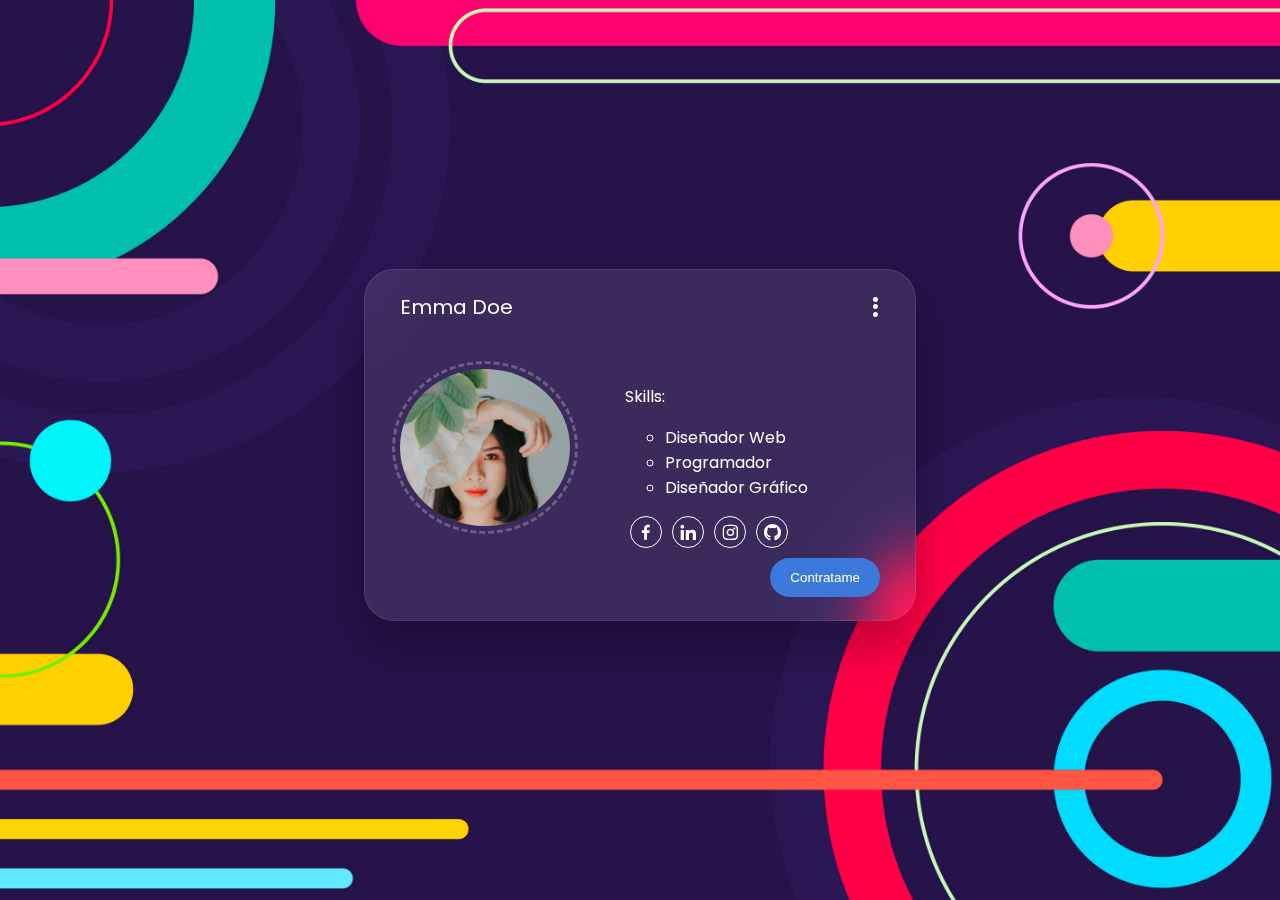
<file: Portfolio/index.html>
<!DOCTYPE html>
<html lang="es">
<head>
  <!--==================== METADATOS ====================-->
  <meta charset="UTF-8">
  <meta name="viewport" content="width=device-width, initial-scale=1.0">
  <meta http-equiv="X-UA-Compatible" content="ie=edge">
  <meta name="description" content="Portfolios">
  <meta name="keywords" content="HTML-CSS">
  <meta name="author" content="Rocio Cuello">

  <!--==================== CSS ====================-->
  <link rel="stylesheet" href="assets/css/style.css">

  <!--==================== TITULO ====================-->
  <title>Portfolios | PORTAFOLIO</title>

  <!--==================== ICONO DE PESTAÑA ====================-->
  <link rel="icon" sizes="64x64" href="assets/img/favicon.webp"> 
  <link rel="icon" sizes="64x64" href="assets/img/favicon.png"> 
  
  <!--==================== ICONOS ====================-->
  <link href="https://unpkg.com/boxicons@2.1.4/css/boxicons.min.css" rel="stylesheet"/>
</head>
<body>
  <section>
    <div class="card">
      <div class="top">
        <span>Emma Doe</span>
        <i class="bx bx-dots-vertical-rounded"></i>
        <p>Mi Portafolio</p>
      </div>
      <div class="middle">
        <div class="left">
          <img src="assets/img/mujer.jpg"/>
        </div>
        <div class="right">
          <label for="">Skills:</label>
          <div>
            <ul>
              <li>Diseñador Web</li>
              <li>Programador</li>
              <li>Diseñador Gráfico</li>
            </ul>
          </div>
          <div class="social-icon">
            <span><i class="bx bxl-facebook"></i></span>
            <span><i class="bx bxl-linkedin"></i></span>
            <span><i class="bx bxl-instagram"></i></span>
            <span><i class="bx bxl-github"></i></span>
          </div>
        </div>
      </div>
      <div class="buttom">
        <input type="submit" value="Contratame" class="btn" />
      </div>
    </div>
  </section>
</body>
</html>
</file>
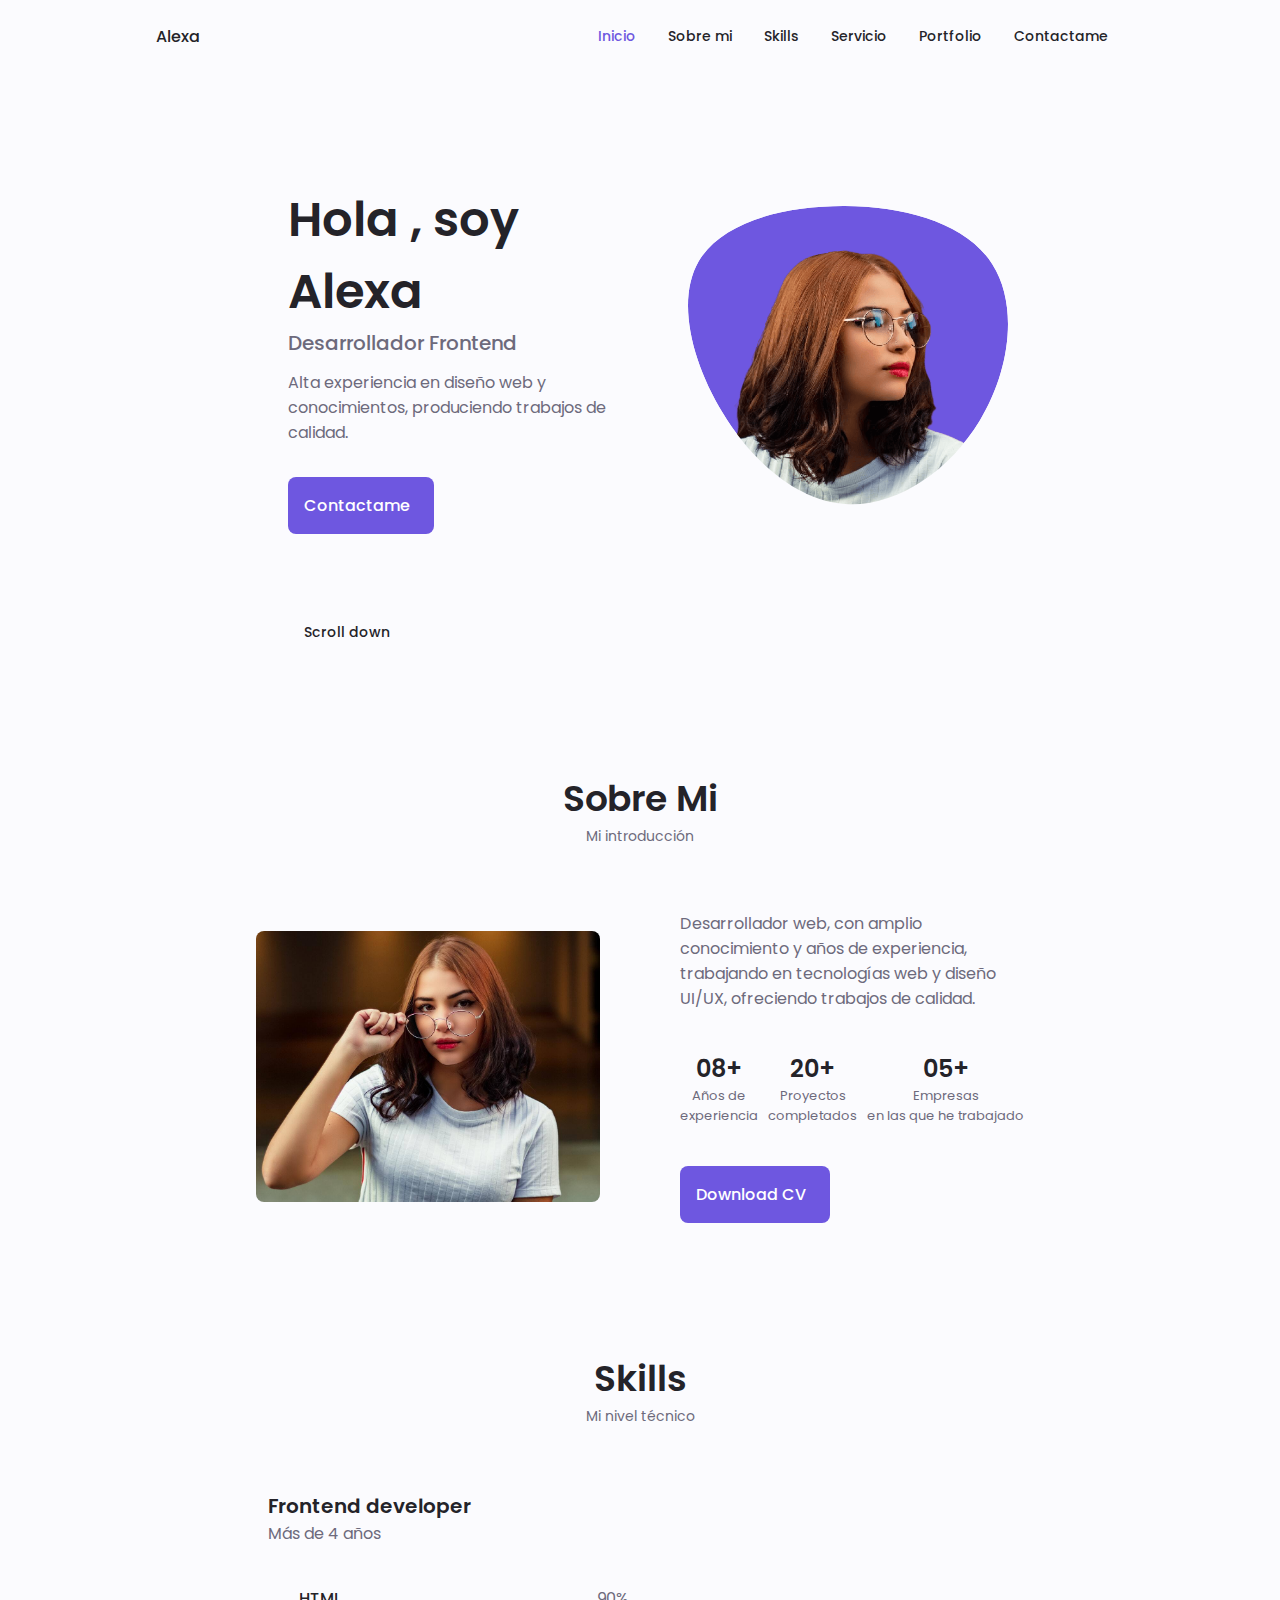
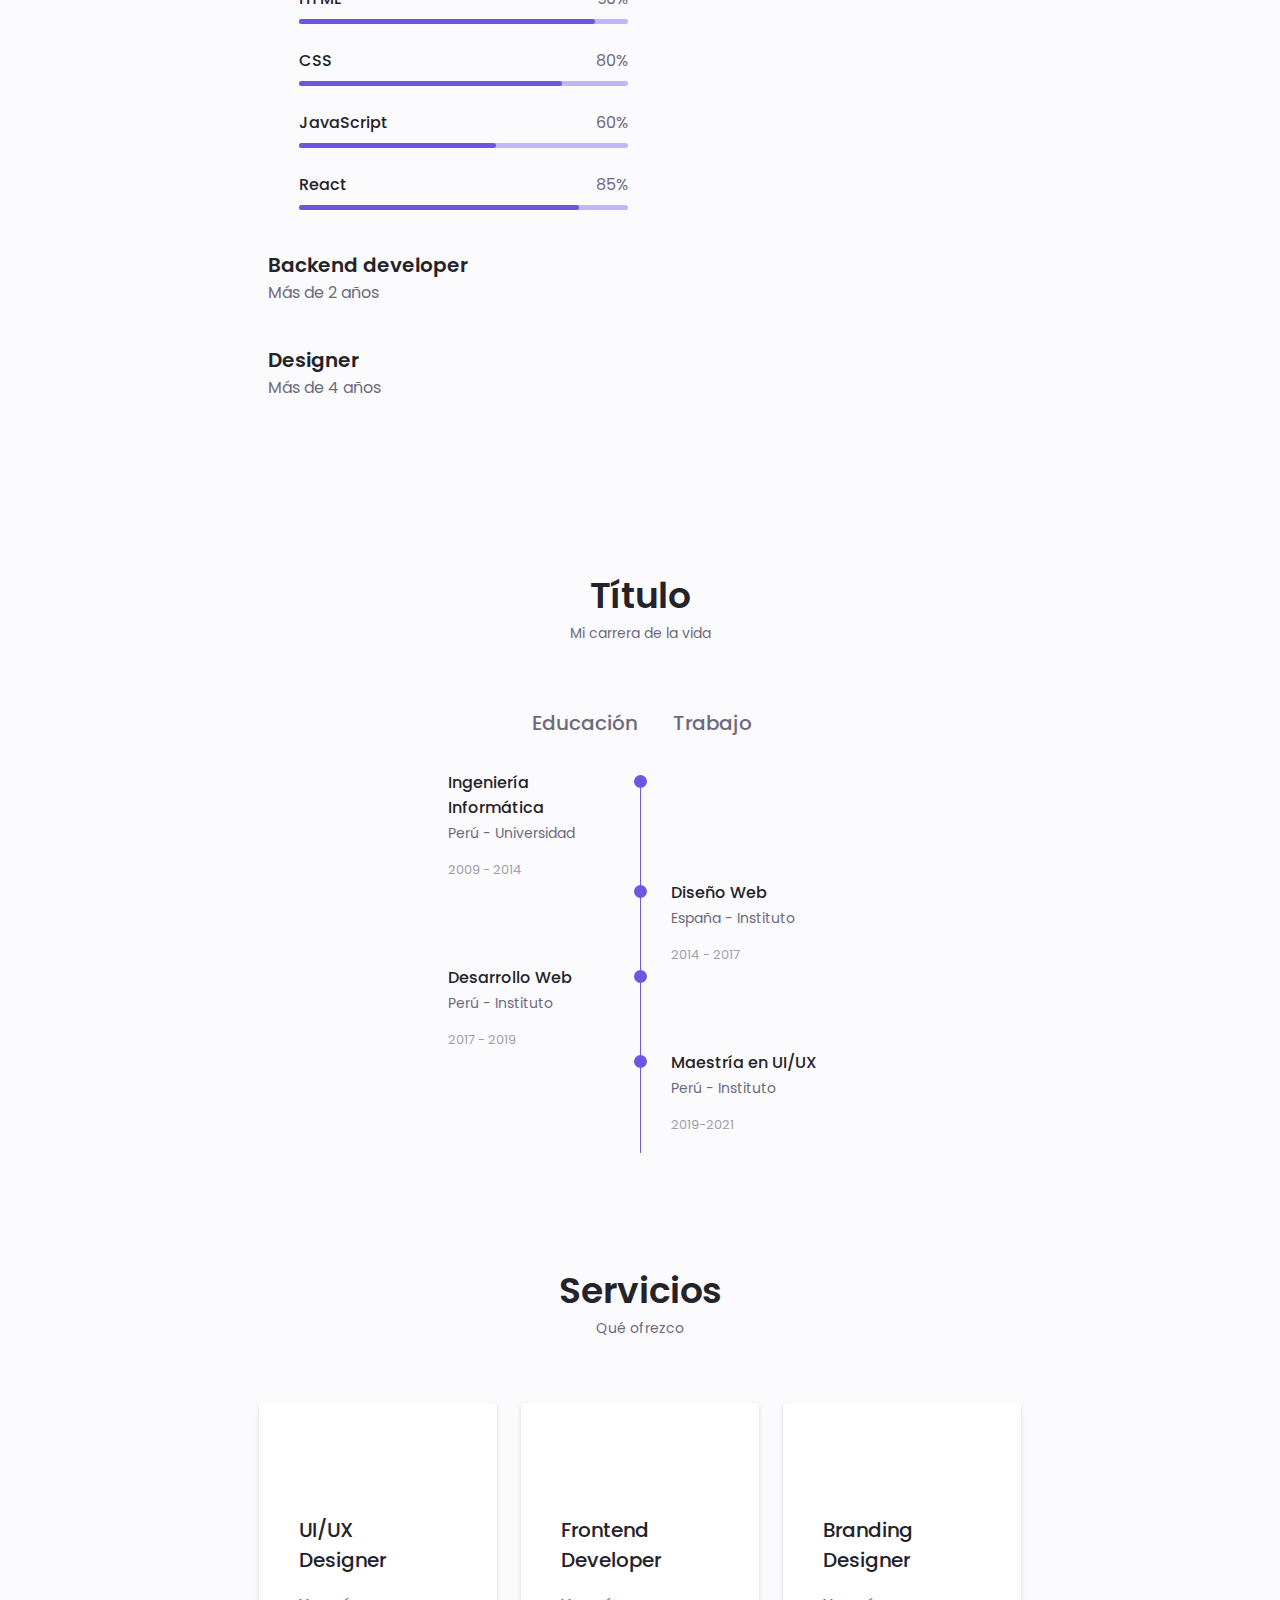
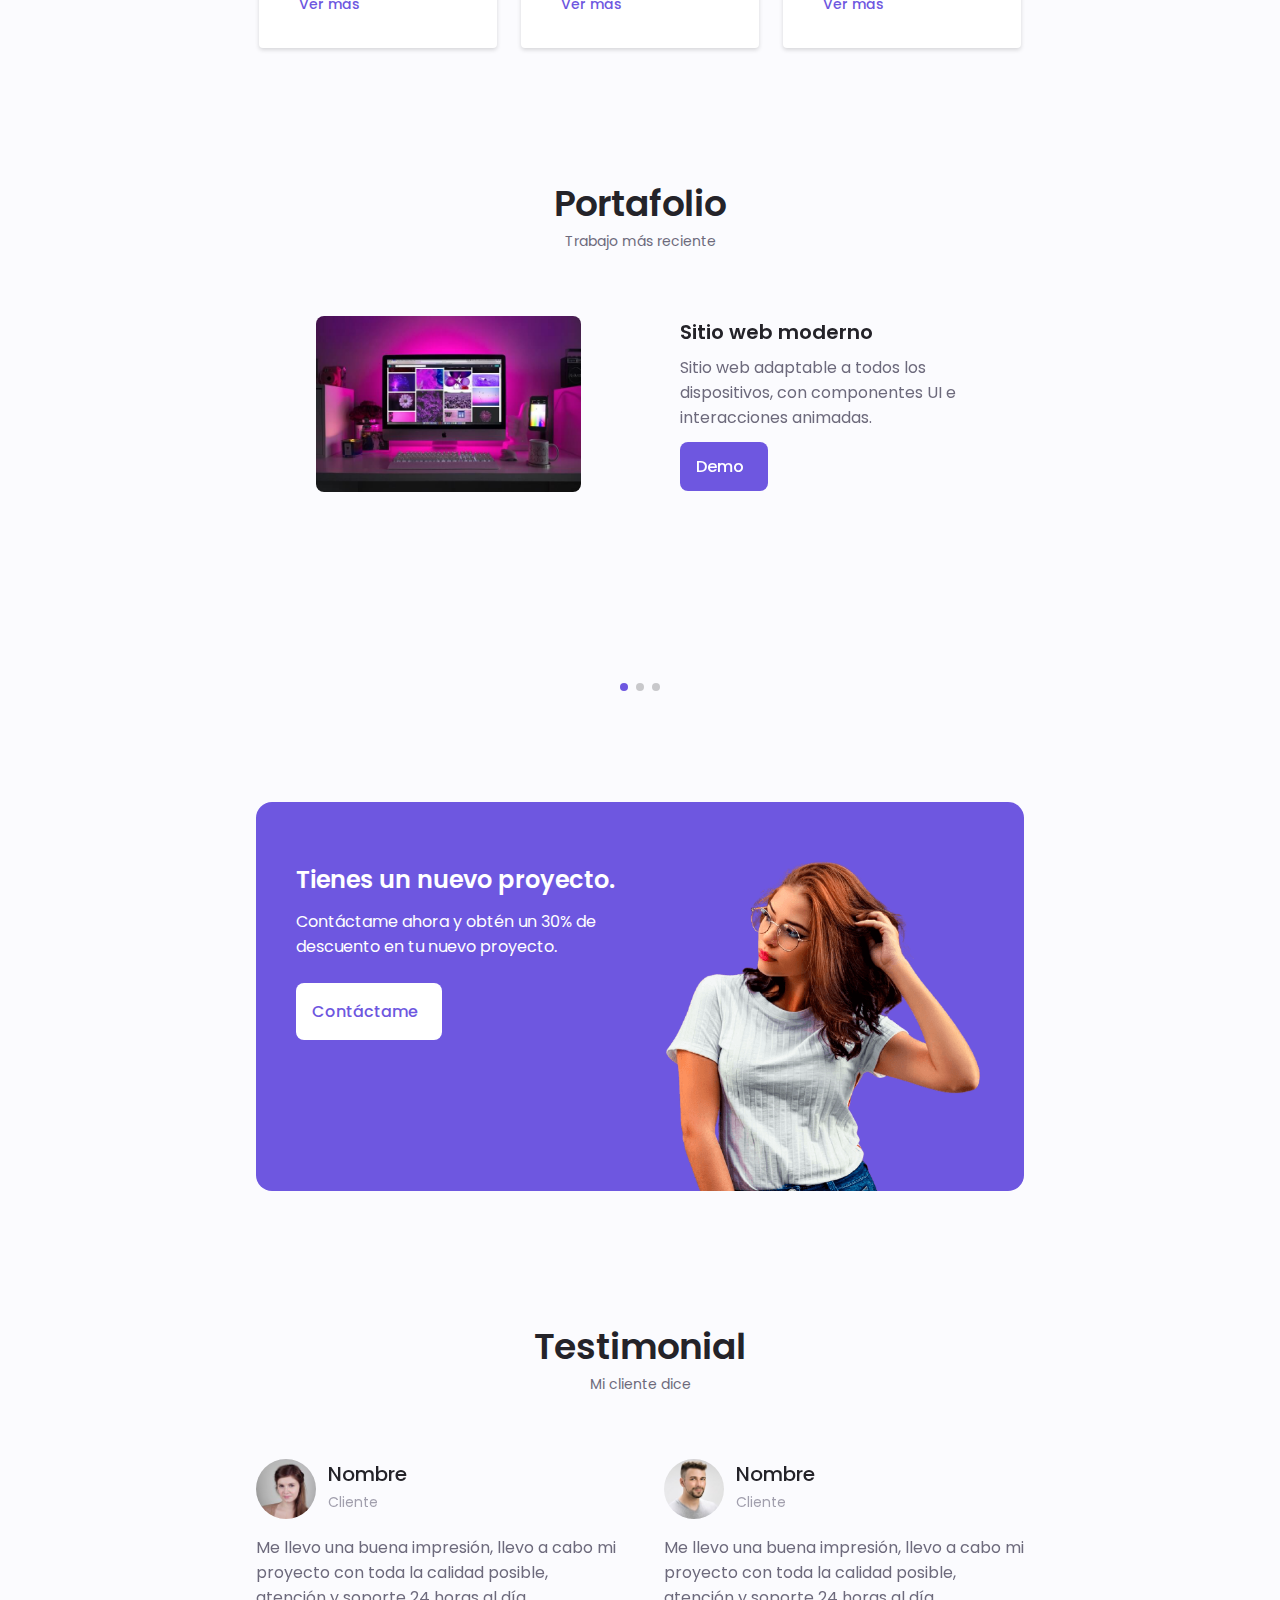
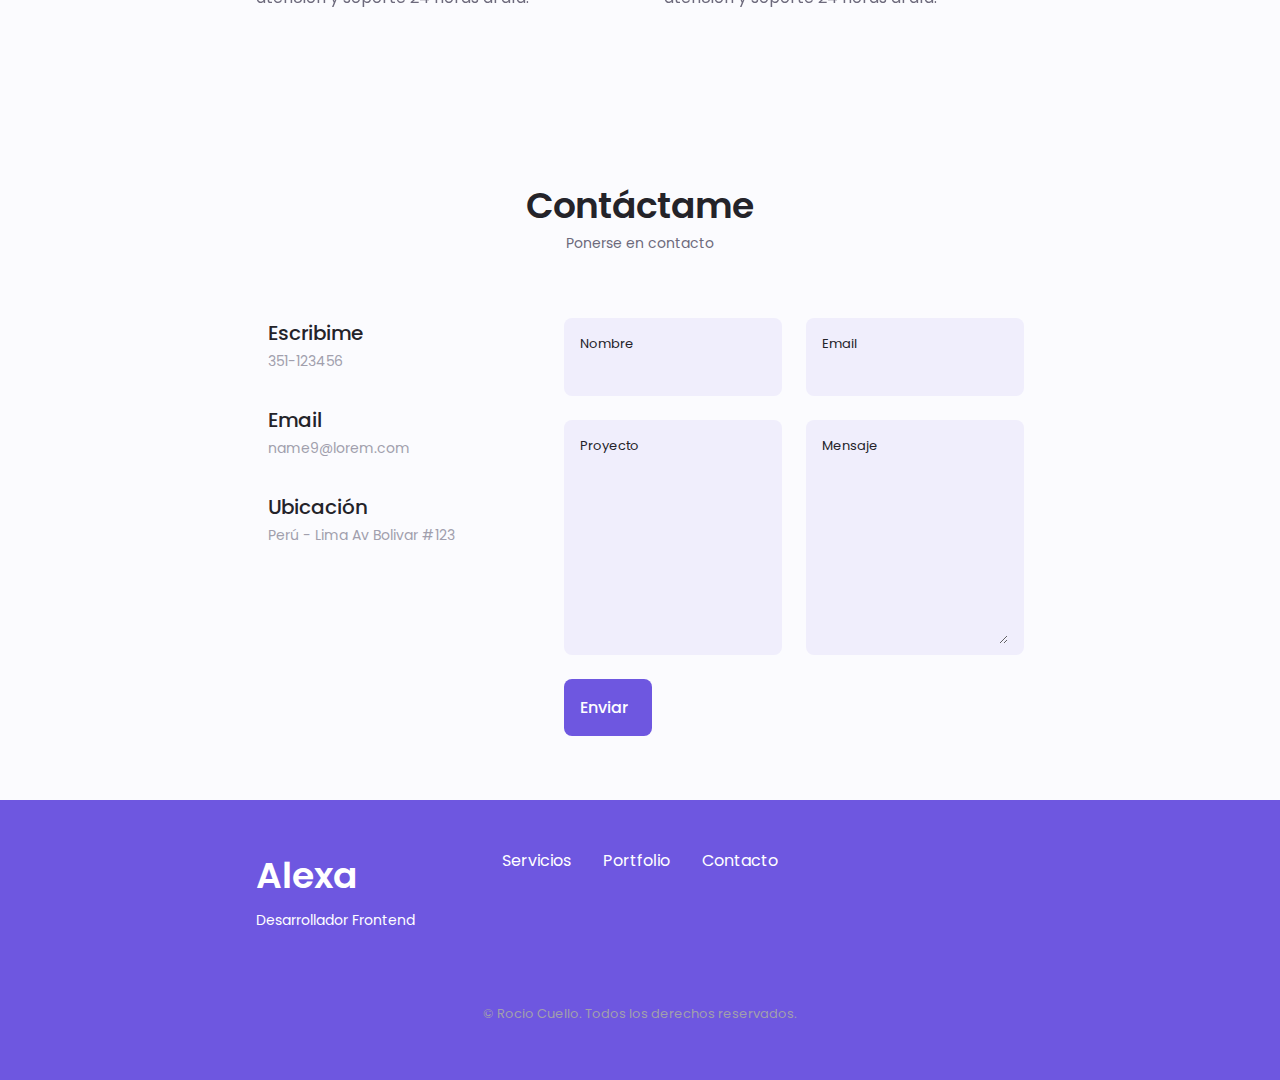
<file: Responsive Personal Portfolio Website-2/index.html>
<!DOCTYPE html>
<html lang="es">
<head>
    <!--==================== METADATOS ====================-->
    <meta charset="UTF-8">
    <meta name="viewport" content="width=device-width, initial-scale=1.0">
    <meta http-equiv="X-UA-Compatible" content="ie=edge">
    <meta name="description" content="Portfolios">
    <meta name="keywords" content="HTML-CSS-JS">
    <meta name="author" content="Rocio Cuello">
        
    <!--==================== SWIPER CSS ====================-->
    <link rel="stylesheet" href="assets/css/swiper-bundle.min.css">

    <!--==================== CSS ====================-->
    <link rel="stylesheet" href="assets/css/style.css">

    <!--==================== TITULO ====================-->
    <title>Portfolios | Responsive Personal Portfolio Website</title>

    <!--==================== ICONO DE PESTAÑA ====================-->
    <link rel="icon" sizes="64x64" href="assets/img/favicon.webp"> 
    <link rel="icon" sizes="64x64" href="assets/img/favicon.png"> 
    
    <!--==================== ICONOS ====================-->
    <link rel="stylesheet" href="https://unicons.iconscout.com/release/v3.0.6/css/line.css">
</head>
<body>
    <!--==================== HEADER ====================-->
    <header class="header" id="header">
        <nav class="nav container">
            <a href="#" class="nav__logo">Alexa</a>
            <div class="nav__menu" id="nav-menu">
                <ul class="nav__list grid">
                    <li class="nav__item">
                        <a href="#home" class="nav__link active-link">
                            <i class="uil uil-estate nav__icon"></i>Inicio
                        </a>
                    </li>
                    <li class="nav__item">
                        <a href="#about" class="nav__link">
                            <i class="uil uil-user nav__icon"></i>Sobre mi
                        </a>
                    </li>
                    <li class="nav__item">
                        <a href="#skills" class="nav__link">
                            <i class="uil uil-file-alt nav__icon"></i>Skills
                        </a>
                    </li>
                    <li class="nav__item">
                        <a href="#services" class="nav__link">
                            <i class="uil uil-briefcase-alt nav__icon"></i>Servicio
                        </a>
                    </li>
                    <li class="nav__item">
                        <a href="#portfolio" class="nav__link">
                            <i class="uil uil-scenery nav__icon"></i>Portfolio
                        </a>
                    </li>
                    <li class="nav__item">
                        <a href="#contact" class="nav__link">
                            <i class="uil uil-message nav__icon"></i>Contactame
                        </a>
                    </li>
                </ul>
                <i class="uil uil-times nav__close" id="nav-close"></i>
            </div>
            <div class="nav__btns">
                <i class="uil uil-moon change-theme" id="theme-button"></i>
                <div class="nav__toggle" id="nav-toggle">
                    <i class="uil uil-apps"></i>
                </div>
            </div>
        </nav>
    </header>
    <!--==================== MAIN ====================-->
    <main class="main">
        <!--==================== HOME ====================-->
        <section class="home section" id="home">
            <div class="home__container container grid">
                <div class="home__content grid">
                    <div class="home__social">
                        <a href="https://www.linkedin.com/" target="_blank" class="home__social-icon">
                            <i class="uil uil-linkedin-alt"></i>
                        </a>
                        <a href="https://dribbble.com/" target="_blank"  class="home__social-icon" >
                            <i class="uil uil-dribbble"></i>
                        </a>
                        <a href="https://github.com/" target="_blank" class="home__social-icon">
                            <i class="uil uil-github-alt"></i>
                        </a> 
                    </div>
                    <div class="home__img">
                        <svg class="home__blob" viewBox="0 0 200 187" xmlns="http://www.w3.org/2000/svg" xmlns:xlink="http://www.w3.org/1999/xlink">
                            <mask id="mask0" mask-type="alpha">
                                <path d="M190.312 36.4879C206.582 62.1187 201.309 102.826 182.328 134.186C163.346 165.547 
                                130.807 187.559 100.226 186.353C69.6454 185.297 41.0228 161.023 21.7403 129.362C2.45775 
                                97.8511 -7.48481 59.1033 6.67581 34.5279C20.9871 10.1032 59.7028 -0.149132 97.9666 
                                0.00163737C136.23 0.303176 174.193 10.857 190.312 36.4879Z"/>
                            </mask>
                            <g mask="url(#mask0)">
                                <path d="M190.312 36.4879C206.582 62.1187 201.309 102.826 182.328 134.186C163.346 
                                165.547 130.807 187.559 100.226 186.353C69.6454 185.297 41.0228 161.023 21.7403 
                                129.362C2.45775 97.8511 -7.48481 59.1033 6.67581 34.5279C20.9871 10.1032 59.7028 
                                -0.149132 97.9666 0.00163737C136.23 0.303176 174.193 10.857 190.312 36.4879Z"/>
                                
                                <image class="home__blob-img" x='12' y='18' xlink:href="assets/img/perfil.png"/>
                            </g>
                        </svg>                
                    </div>
                    <div class="home__data">
                        <h1 class="home__title">Hola , soy Alexa</h1>
                        <h3 class="home__subtitle">Desarrollador Frontend</h3>
                        <p class="home__description">
                        Alta experiencia en diseño web y conocimientos, produciendo trabajos de calidad.</p>
                        <a href="#contact" class="button button--flex">
                            Contactame 
                            <i class="uil uil-message button__icon"></i></a>
                    </div>
                </div>
                <div class="home__scroll">
                    <a href="#about" class="home__scroll-button button--flex">
                        <i class="uil uil-mouse-alt home__scroll-mouse"></i>
                        <span class="home__scroll-name">Scroll down</span>
                        <i class="uil uil-arrow-down home__scroll-arrow"> </i>
                    </a>
                </div>
            </div>
        </section>
        <!--==================== ABOUT ====================-->
        <section class="about section" id="about">
            <h2 class="section__title">Sobre Mi</h2>
            <span class="section__subtitle">Mi introducción</span>
            <div class="about__container container grid">
                <img src="assets/img/about.jpg" alt="" class="about__img">
                <div class="about__data">
                    <p class="about__description">Desarrollador web, con amplio conocimiento y años de experiencia, trabajando en tecnologías web y diseño UI/UX, ofreciendo trabajos de calidad.
                    </p>
                    <div class="about__info">
                        <div>
                            <span class="about__info-title">08+</span>
                            <span class="about__info-name">Años de <br> experiencia</span>
                        </div>
                        <div>
                            <span class="about__info-title">20+</span>
                            <span class="about__info-name">Proyectos <br> completados</span>
                        </div>
                        <div>
                            <span class="about__info-title">05+</span>
                            <span class="about__info-name">Empresas <br> en las que he trabajado</span>
                        </div>
                    </div>
                    <div class="about__buttons">
                        <a download="" href="assets/pdf/Alexa-Cv.pdf" class="button button--flex">
                            Download CV 
                            <i class="uil uil-download-alt button__icon"></i>
                        </a>
                    </div>
                </div>
            </div>
        </section>
        <!--==================== SKILLS ====================-->
        <section class="skills section" id="skills">
            <h2 class="section__title">Skills</h2>
            <span class="section__subtitle">Mi nivel técnico</span>
            <div class="skills__container container grid">
                <div>
                    <!--==================== SKILLS 1 ====================-->
                    <div class="skills__content skills__open">
                        <div class="skills__header">
                            <i class="uil uil-brackets-curly skills__icon"></i>
                            <div>
                                <h1 class="skills__title">Frontend developer</h1>
                                <span class="skills__subtitle">Más de 4 años</span>
                            </div>
                            <i class="uil uil-angle-down skills__arrow"></i>
                        </div>
                        <div class="skills__list grid">
                            <div class="skills__data">
                                <div class="skills__titles">
                                    <h3 class="skills__name">HTML</h3>
                                    <span class="skills__number">90%</span>
                                </div>
                                <div class="skills__bar">
                                    <span class="skills__percentage skills__html"></span>
                                </div>
                            </div>
                            <div class="skills__data">
                                <div class="skills__titles">
                                    <h3 class="skills__name">CSS</h3>
                                    <span class="skills__number">80%</span>
                                </div>
                                <div class="skills__bar">
                                    <span class="skills__percentage skills__css"></span>
                                </div>
                            </div>
                            <div class="skills__data">
                                <div class="skills__titles">
                                    <h3 class="skills__name">JavaScript</h3>
                                    <span class="skills__number">60%</span>
                                </div>
                                <div class="skills__bar">
                                    <span class="skills__percentage skills__js"></span>
                                </div>
                            </div>
                            <div class="skills__data">
                                <div class="skills__titles">
                                    <h3 class="skills__name">React</h3>
                                    <span class="skills__number">85%</span>
                                </div>
                                <div class="skills__bar">
                                    <span class="skills__percentage skills__react"></span>
                                </div>
                            </div>
                        </div>
                    </div>
                    <!--==================== SKILLS 2====================-->
                    <div class="skills__content skills__close">
                        <div class="skills__header">
                            <i class="uil uil-server-network skills__icon"></i>
                            <div>
                                <h1 class="skills__title">Backend developer</h1>
                                <span class="skills__subtitle">Más de 2 años</span>
                            </div>
                            <i class="uil uil-angle-down skills__arrow"></i>
                        </div>
                        <div class="skills__list grid">
                            <div class="skills__data">
                                <div class="skills__titles">
                                    <h3 class="skills__name">PHP</h3>
                                    <span class="skills__number">80%</span>
                                </div>
                                <div class="skills__bar">
                                    <span class="skills__percentage skills__php"></span>
                                </div>
                            </div>
                            <div class="skills__data">
                                <div class="skills__titles">
                                    <h3 class="skills__name">Node JS</h3>
                                    <span class="skills__number">70%</span>
                                </div>
                                <div class="skills__bar">
                                    <span class="skills__percentage skills__node"></span>
                                </div>
                            </div>
                            <div class="skills__data">
                                <div class="skills__titles">
                                    <h3 class="skills__name">Firebase</h3>
                                    <span class="skills__number">90%</span>
                                </div>
                                <div class="skills__bar">
                                    <span class="skills__percentage skills__firebase"></span>
                                </div>
                            </div>
                            <div class="skills__data">
                                <div class="skills__titles">
                                    <h3 class="skills__name">Python</h3>
                                    <span class="skills__number">55%</span>
                                </div>
                                <div class="skills__bar">
                                    <span class="skills__percentage skills__python"></span>
                                </div>
                            </div>
                        </div>
                    </div>
                    <!--==================== SKILLS 3====================-->
                    <div class="skills__content skills__close">
                        <div class="skills__header">
                            <i class="uil uil-swatchbook skills__icon"></i>
                            <div>
                                <h1 class="skills__title">Designer</h1>
                                <span class="skills__subtitle">Más de 4 años</span>
                            </div>
                            <i class="uil uil-angle-down skills__arrow"></i>
                        </div>
                        <div class="skills__list grid">
                            <div class="skills__data">
                                <div class="skills__titles">
                                    <h3 class="skills__name">Figma</h3>
                                    <span class="skills__number">90%</span>
                                </div>
                                <div class="skills__bar">
                                    <span class="skills__percentage skills__figma"></span>
                                </div>
                            </div>
                            <div class="skills__data">
                                <div class="skills__titles">
                                    <h3 class="skills__name">Sketch</h3>
                                    <span class="skills__number">85%</span>
                                </div>
                                <div class="skills__bar">
                                    <span class="skills__percentage skills__sketch"></span>
                                </div>
                            </div>
                            <div class="skills__data">
                                <div class="skills__titles">
                                    <h3 class="skills__name">Photoshop</h3>
                                    <span class="skills__number">85%</span>
                                </div>
                                <div class="skills__bar">
                                    <span class="skills__percentage skills__photoshop"></span>
                                </div>
                            </div>

                        </div>
                    </div>
                </div>
            </div>
        </section>
        <!--==================== QUALIFICATION ====================-->
        <section class="qualification section">
            <h2 class="section__title">Título</h2>
            <span class="section__subtitle">Mi carrera de la vida</span>
            <div class="qualification__container container">
                <div class="qualification__tabs">
                    <div class="qualification__button button--flex qualification__active" data-target="#education">
                        <i class="uil uil-graduation-cap qualification__icon"></i>
                        Educación
                    </div>
                    <div class="qualification__button button--flex" data-target="#work">
                        <i class="uil uil-briefcase-alt qualification__icon"></i>
                        Trabajo
                    </div>
                </div>
                <div class="qualification__sections">
                    <!--==================== QUALIFICATION content 1====================-->
                    <div class="qualification__content qualification__active" data-content id="education">
                        <!--==================== QUALIFICATION 1====================-->
                        <div class="qualification__data">
                            <div>
                                <h3 class="qualification__title">Ingeniería Informática</h3>
                                <span class="qualification__subtitle">Perú - Universidad</span>
                                <div class="qualification__calendar">
                                    <i class="uil uil-calendar-alt"></i>2009 - 2014
                                </div>
                            </div>
                            <div>
                                <span class="qualification__rounder"></span>
                                <span class="qualification__line"></span>
                            </div>
                        </div>
                        <!--==================== QUALIFICATION 2 ====================-->
                        <div class="qualification__data">
                            <div></div>
                            <div>
                                <span class="qualification__rounder"></span>
                                <span class="qualification__line"></span>
                            </div>
                            <div>
                                <h3 class="qualification__title">Diseño Web</h3>
                                <span class="qualification__subtitle">España - Instituto</span>
                                <div class="qualification__calendar">
                                    <i class="uil uil-calendar-alt"></i>2014 - 2017
                                </div>
                            </div>
                        </div>
                        <!--==================== QUALIFICATION 3====================-->
                        <div class="qualification__data">
                            <div>
                                <h3 class="qualification__title">Desarrollo Web</h3>
                                <span class="qualification__subtitle">Perú - Instituto</span>
                                <div class="qualification__calendar">
                                    <i class="uil uil-calendar-alt"></i>2017 - 2019
                                </div>
                            </div>
                            <div>
                                <span class="qualification__rounder"></span>
                                <span class="qualification__line"></span>
                            </div>
                        </div>
                        <!--==================== QUALIFICATION 4====================-->
                        <div class="qualification__data">
                            <div></div>
                            <div>
                                <span class="qualification__rounder"></span>
                                <span class="qualification__line"></span>
                            </div>
                            <div>
                                <h3 class="qualification__title">Maestría en UI/UX</h3>
                                <span class="qualification__subtitle">Perú - Instituto</span>
                                <div class="qualification__calendar">
                                    <i class="uil uil-calendar-alt"></i>2019-2021
                                </div>
                            </div>
                        </div>
                    </div>
                    <!--==================== QUALIFICATION content 2====================-->
                    <div class="qualification__content" data-content id="work">
                        <!--==================== QUALIFICATION 1====================-->
                        <div class="qualification__data">
                            <div>
                                <h3 class="qualification__title">Ingeniero de Software</h3>
                                <span class="qualification__subtitle">Microsoft - Perú</span>
                                <div class="qualification__calendar">
                                    <i class="uil uil-calendar-alt"></i>2016 - 2017
                                </div>
                            </div>
                            <div>
                                <span class="qualification__rounder"></span>
                                <span class="qualification__line"></span>
                            </div>
                        </div>
                        <!--==================== QUALIFICATION 2 ====================-->
                        <div class="qualification__data">
                            <div></div>
                            <div>
                                <span class="qualification__rounder"></span>
                                <span class="qualification__line"></span>
                            </div>
                            <div>
                                <h3 class="qualification__title">Desarrollador Frontend</h3>
                                <span class="qualification__subtitle">Apple Inc - España</span>
                                <div class="qualification__calendar">
                                    <i class="uil uil-calendar-alt"></i>2017-2018
                                </div>
                            </div>
                        </div>
                        <!--==================== QUALIFICATION 3====================-->
                        <div class="qualification__data">
                            <div>
                                <h3 class="qualification__title">Diseñador UI</h3>
                                <span class="qualification__subtitle">Figma - España</span>
                                <div class="qualification__calendar">
                                    <i class="uil uil-calendar-alt"></i>2018-2020
                                </div>
                            </div>
                            <div>
                                <span class="qualification__rounder"></span>
                                <span class="qualification__line"></span>
                            </div>
                        </div>
                    </div>
                </div>
            </div>
        </section>
        <!--==================== SERVICES ====================-->
        <section class="services section" id="services">
            <h2 class="section__title">Servicios</h2>
            <span class="section__subtitle">Qué ofrezco</span>
            <div class="services__container container grid">
                <!--==================== SERVICES 1 ====================-->
                <div class="services__content">
                    <div>
                        <i class="uil uil-web-grid services__icon"></i>
                        <h3 class="services__title">UI/UX <br> Designer</h3>
                    </div>
                    <span class="button button--flex button--small button--link services__button">
                        Ver más
                        <i class="uil uil-arrow-right button__icon"></i>
                    </span>
                    <div class="services__modal"> 
                        <div class="services__modal-content">
                            <h4 class="services__modal-title">UI/UX  <br> Designer</h4>
                            <i class="uil uil-times services__modal-close"></i>
                            <ul class="services__modal-services grid">
                                <li class="services__modal-service">
                                    <i class="uil uil-check-circle services__modal-icon"></i>
                                    <p>Diseño de interfaces intuitivas y atractivas para aplicaciones móviles.</p>
                                </li>
                                <li class="services__modal-service">
                                    <i class="uil uil-check-circle services__modal-icon"></i>
                                    <p>Investigación de usuarios y pruebas de usabilidad para optimizar la experiencia del usuario.</p>
                                </li>
                                <li class="services__modal-service">
                                    <i class="uil uil-check-circle services__modal-icon"></i>
                                    <p>Creación de interacciones de elementos UX.</p>
                                </li>
                                <li class="services__modal-service">
                                    <i class="uil uil-check-circle services__modal-icon"></i>
                                    <p>Creación de wireframes y prototipos para mejorar la usabilidad de los productos digitales.</p>
                                </li>
                            </ul>
                        </div>
                    </div>
                </div>
                <!--==================== SERVICES 2 ====================-->
                <div class="services__content">
                    <div>
                        <i class="uil uil-arrow services__icon"></i>
                        <h3 class="services__title">Frontend <br> Developer</h3>
                    </div>
                    <span class="button button--flex button--small button--link services__button">
                        Ver más
                        <i class="uil uil-arrow-right button__icon"></i>
                    </span>
                    <div class="services__modal">
                        <div class="services__modal-content">
                            <h4 class="services__modal-title">Frontend <br> Developer</h4>
                            <i class="uil uil-times services__modal-close"></i>
                            <ul class="services__modal-services grid">
                                <li class="services__modal-service">
                                    <i class="uil uil-check-circle services__modal-icon"></i>
                                    <p>Desarrollo de la interfaz de usuario.</p>
                                </li>
                                <li class="services__modal-service">
                                    <i class="uil uil-check-circle services__modal-icon"></i>
                                    <p>Desarrollo de páginas web.</p>
                                </li>
                                <li class="services__modal-service">
                                    <i class="uil uil-check-circle services__modal-icon"></i>
                                    <p>Implementación de diseños responsivos para dispositivos móviles.</p>
                                </li>
                                <li class="services__modal-service">
                                    <i class="uil uil-check-circle services__modal-icon"></i>
                                    <p>Integración de API para mejorar la funcionalidad de los sitios web.</p>
                                </li>
                            </ul>
                        </div>
                    </div>
                </div>
                <!--==================== SERVICES 3 ====================-->
                <div class="services__content">
                    <div>
                        <i class="uil uil-pen services__icon"></i>
                        <h3 class="services__title">Branding <br> Designer</h3>
                    </div>
                    <span class="button button--flex button--small button--link services__button">
                        Ver más
                        <i class="uil uil-arrow-right button__icon"></i>
                    </span>
                    <div class="services__modal">
                        <div class="services__modal-content">
                            <h4 class="services__modal-title">Branding <br> Designer</h4>
                            <i class="uil uil-times services__modal-close"></i>
                            <ul class="services__modal-services grid">
                                <li class="services__modal-service">
                                    <i class="uil uil-check-circle services__modal-icon"></i>
                                    <p>Diseño de identidad visual completa para empresas, incluyendo logotipos, paletas de colores y tipografías.</p>
                                </li>
                                <li class="services__modal-service">
                                    <i class="uil uil-check-circle services__modal-icon"></i>
                                    <p>Creación de materiales de marketing impresos y digitales, como folletos, banners y redes sociales.</p>
                                </li>
                                <li class="services__modal-service">
                                    <i class="uil uil-check-circle services__modal-icon"></i>
                                    <p>Consultoría de marca para mantener la coherencia y la relevancia en todos los puntos de contacto con el cliente.</p>
                                </li>
                                <li class="services__modal-service">
                                    <i class="uil uil-check-circle services__modal-icon"></i>
                                    <p>Posicionamiento de la marca de tu empresa.</p>
                                </li>
                            </ul>
                        </div>
                    </div>
                </div>
            </div>
        </section>  
        <!--==================== PORTAFOLIO ====================-->
        <section class="portfolio section" id="portfolio">
            <h2 class="section__title">Portafolio</h2>
            <span class="section__subtitle">Trabajo más reciente</span>
            <div class="portfolio__container container swiper-container">
                <div class="swiper-wrapper">
                    <!--==================== PORTAFOLIO 1 ====================-->
                    <div class="portfolio__content grid swiper-slide">
                        <img src="assets/img/portfolio1.jpg" alt="Foto" class="portfolio__img">
                        <div class="portfolio__data">
                            <h3 class="portfolio__title">Sitio web moderno</h3>
                            <p class="portfolio__description">Sitio web adaptable a todos los dispositivos, con componentes UI e interacciones animadas.</p>
                            <a href="#" class="button button--flex button--small portfolio__button">
                                Demo
                                <i class="uil uil-arrow-right button__icon"></i>
                            </a>
                        </div>
                    </div>
                    <!--==================== PORTAFOLIO 2 ====================-->
                    <div class="portfolio__content grid swiper-slide">
                        <img src="assets/img/portfolio2.jpg" alt="Foto" class="portfolio__img">
                        <div class="portfolio__data">
                            <h3 class="portfolio__title">Diseño de marca</h3>
                            <p class="portfolio__description">Sitio web adaptable a todos los dispositivos, con componentes UI e interacciones animadas.</p>
                            <a href="#" class="button button--flex button--small portfolio__button">
                                Demo
                                <i class="uil uil-arrow-right button__icon"></i>
                            </a>
                        </div>
                    </div>
                    <!--==================== PORTAFOLIO 3 ====================-->
                    <div class="portfolio__content grid swiper-slide">
                        <img src="assets/img/portfolio3.jpg" alt="Foto" class="portfolio__img">
                        <div class="portfolio__data">
                            <h3 class="portfolio__title">Tienda en línea</h3>
                            <p class="portfolio__description">Sitio web adaptable a todos los dispositivos, con componentes UI e interacciones animadas.</p>
                            <a href="#" class="button button--flex button--small portfolio__button">
                                Demo
                                <i class="uil uil-arrow-right button__icon"></i>
                            </a>
                        </div>
                    </div>
                </div>
                <div class="swiper-button-next">
                    <i class="uil uil-angle-right-b swiper-portfolio-icon"></i>
                </div>
                <div class="swiper-button-prev">
                    <i class="uil uil-angle-left-b swiper-portfolio-icon"></i>
                </div>
                <div class="swiper-pagination"></div>
            </div>
        </section>
        <!--==================== PROJECT IN MIND ====================-->
        <section class="project section">
            <div class="project__bg">
                <div class="project__container container grid">
                    <div class="project__data">
                        <h2 class="project__title">Tienes un nuevo proyecto.</h2>
                        <p class="project__description">Contáctame ahora y obtén un 30% de descuento en tu nuevo proyecto.</p>
                        <a href="#contact" class="button button--flex button--white">
                            Contáctame
                            <i class="uil uil-message project__icon button__icon"></i>
                        </a>
                    </div>
                    <img src="assets/img/project.png" alt="" class="project__img">
                </div>
            </div>
        </section>
        <!--==================== TESTIMONIAL ====================-->
        <section class="testimonial section">
            <h2 class="section__title">Testimonial</h2>
            <span class="section__subtitle">Mi cliente dice</span>
            <div class="testimonial__container container swiper-container">
                <div class="swiper-wrapper">
                    <!--==================== TESTIMONIAL 1 ====================-->
                    <div class="testimonial__content swiper-slide">
                        <div class="testimonial__data">
                            <div class="testimonial__header">
                                <img src="assets/img/testimonial1.jpg" alt="Foto" class="testimonial__img">
                                <div>
                                    <h3 class="testimonial__name">Nombre</h3>
                                    <span class="testimonial__client">Cliente</span>
                                </div>
                            </div>
                            <div>
                                <i class="uil uil-star testimonial__icon-star"></i>
                                <i class="uil uil-star testimonial__icon-star"></i>
                                <i class="uil uil-star testimonial__icon-star"></i>
                                <i class="uil uil-star testimonial__icon-star"></i>
                                <i class="uil uil-star testimonial__icon-star"></i>
                            </div>
                        </div>
                        <p class="testimonial__description">Me llevo una buena impresión, llevo a cabo mi proyecto con toda la calidad posible, atención y soporte 24 horas al día.
                        </p>
                    </div>
                    <!--==================== TESTIMONIAL 2 ====================-->
                    <div class="testimonial__content swiper-slide">
                        <div class="testimonial__data">
                            <div class="testimonial__header">
                                <img src="assets/img/testimonial2.jpg" alt="Foto" class="testimonial__img">
                                <div>
                                    <h3 class="testimonial__name">Nombre</h3>
                                    <span class="testimonial__client">Cliente</span>
                                </div>
                            </div>
                            <div>
                                <i class="uil uil-star testimonial__icon-star"></i>
                                <i class="uil uil-star testimonial__icon-star"></i>
                                <i class="uil uil-star testimonial__icon-star"></i>
                                <i class="uil uil-star testimonial__icon-star"></i>
                                <i class="uil uil-star testimonial__icon-star"></i>
                            </div>
                        </div>
                        <p class="testimonial__description">Me llevo una buena impresión, llevo a cabo mi proyecto con toda la calidad posible, atención y soporte 24 horas al día.
                        </p>
                    </div>
                    <!--==================== TESTIMONIAL 3====================-->
                    <div class="testimonial__content swiper-slide">
                        <div class="testimonial__data">
                            <div class="testimonial__header">
                                <img src="assets/img/testimonial3.jpg" alt="Foto" class="testimonial__img">
                                <div>
                                    <h3 class="testimonial__name">Nombre</h3>
                                    <span class="testimonial__client">Cliente</span>
                                </div>
                            </div>
                            <div>
                                <i class="uil uil-star testimonial__icon-star"></i>
                                <i class="uil uil-star testimonial__icon-star"></i>
                                <i class="uil uil-star testimonial__icon-star"></i>
                                <i class="uil uil-star testimonial__icon-star"></i>
                                <i class="uil uil-star testimonial__icon-star"></i>
                            </div>
                        </div>
                        <p class="testimonial__description">Me llevo una buena impresión, llevo a cabo mi proyecto con toda la calidad posible, atención y soporte 24 horas al día.
                        </p>
                    </div>
                </div>
                <div class="swiper-pagination swiper-pagination-testimonial"></div>
            </div>
        </section>
        <!--==================== CONTACT ME ====================-->
        <section class="contact section" id="contact">
            <h2 class="section__title">Contáctame</h2>
            <span class="section__subtitle">Ponerse en contacto</span>
            <div class="contact__container container grid">
                <div>
                    <div class="contact__information">
                        <i class="uil uil-phone contact__icon"></i>
                        <div>
                            <h3 class="contact__title">Escribime</h3>
                            <span class="contact__subtitle">351-123456</span>
                        </div>
                    </div>
                    <div class="contact__information">
                        <i class="uil uil-envelope contact__icon"></i>
                        <div>
                            <h3 class="contact__title">Email</h3>
                            <span class="contact__subtitle">name9@lorem.com</span>
                        </div>
                    </div>
                    <div class="contact__information">
                        <i class="uil uil-map-marker contact__icon"></i>
                        <div>
                            <h3 class="contact__title">Ubicación</h3>
                            <span class="contact__subtitle">Perú - Lima Av Bolivar #123</span>
                        </div>
                    </div>
                </div>
                <form action="" class="contact__form grid">
                    <div class="contact__inputs grid">
                        <div class="contact__content">
                            <label for="" class="contact__label">Nombre</label>
                            <input type="text" class="contact__input">
                        </div>
                        <div class="contact__content">
                            <label for="" class="contact__label">Email</label>
                            <input type="email" class="contact__input">
                        </div>
                        <div class="contact__content">
                            <label for="" class="contact__label">Proyecto</label>
                            <input type="text" class="contact__input">
                        </div>
                        <div class="contact__content">
                            <label for="" class="contact__label">Mensaje</label>
                            <textarea name="" id="" cols="0" rows="7" class="contact__input"></textarea>
                        </div>
                        <div>
                            <a href="" class="button button--flex">Enviar
                                <i class="uil uil-message button__icon"></i>
                            </a>
                        </div>
                    </div>
                </form>
            </div>
        </section>
    </main>
  <!--==================== FOOTER ====================-->
  <footer class="footer">
    <div class="footer__bg">
        <div class="footer__container container grid">
            <div>
                <h1 class="footer__title">Alexa</h1>
                <span class="footer__subtitle">Desarrollador Frontend</span>
            </div>
            <ul class="footer__links">
                <li><a href="#services" class="footer__link">Servicios</a></li>
                <li><a href="#portfolio" class="footer__link">Portfolio</a></li>
                <li><a href="#contact" class="footer__link">Contacto</a></li>
            </ul>
            <div class="footer__socials">
                <a href="https://www.facebook.com/" class="footer__social" target="_blank">
                    <i class="uil uil-facebook-f"></i>
                </a>
                <a href="https://www.instagram.com/" class="footer__social" target="_blank">
                    <i class="uil uil-instagram"></i>
                </a>
                <a href="https://twitter.com/" class="footer__social" target="_blank">
                    <i class="uil uil-twitter-alt"></i>
                </a>
            </div>
        </div>
        <p class="footer__copy">&#169; Rocio Cuello. Todos los derechos reservados.</p>
    </div>
  </footer>
  <!--==================== SCROLL TOP ====================-->
  <a href="" class="scrollup" id="scroll-up">
      <i class="uil uil-arrow-up scrollup__icon"></i>
  </a>
    <!--====================  SWIPER ====================-->
    <script src="assets/js/swiper-bundle.min.js"></script>
    <!--====================  SCRIPT ====================-->
    <script src="assets/js/script.js"></script>
</body>
</html>
</file>
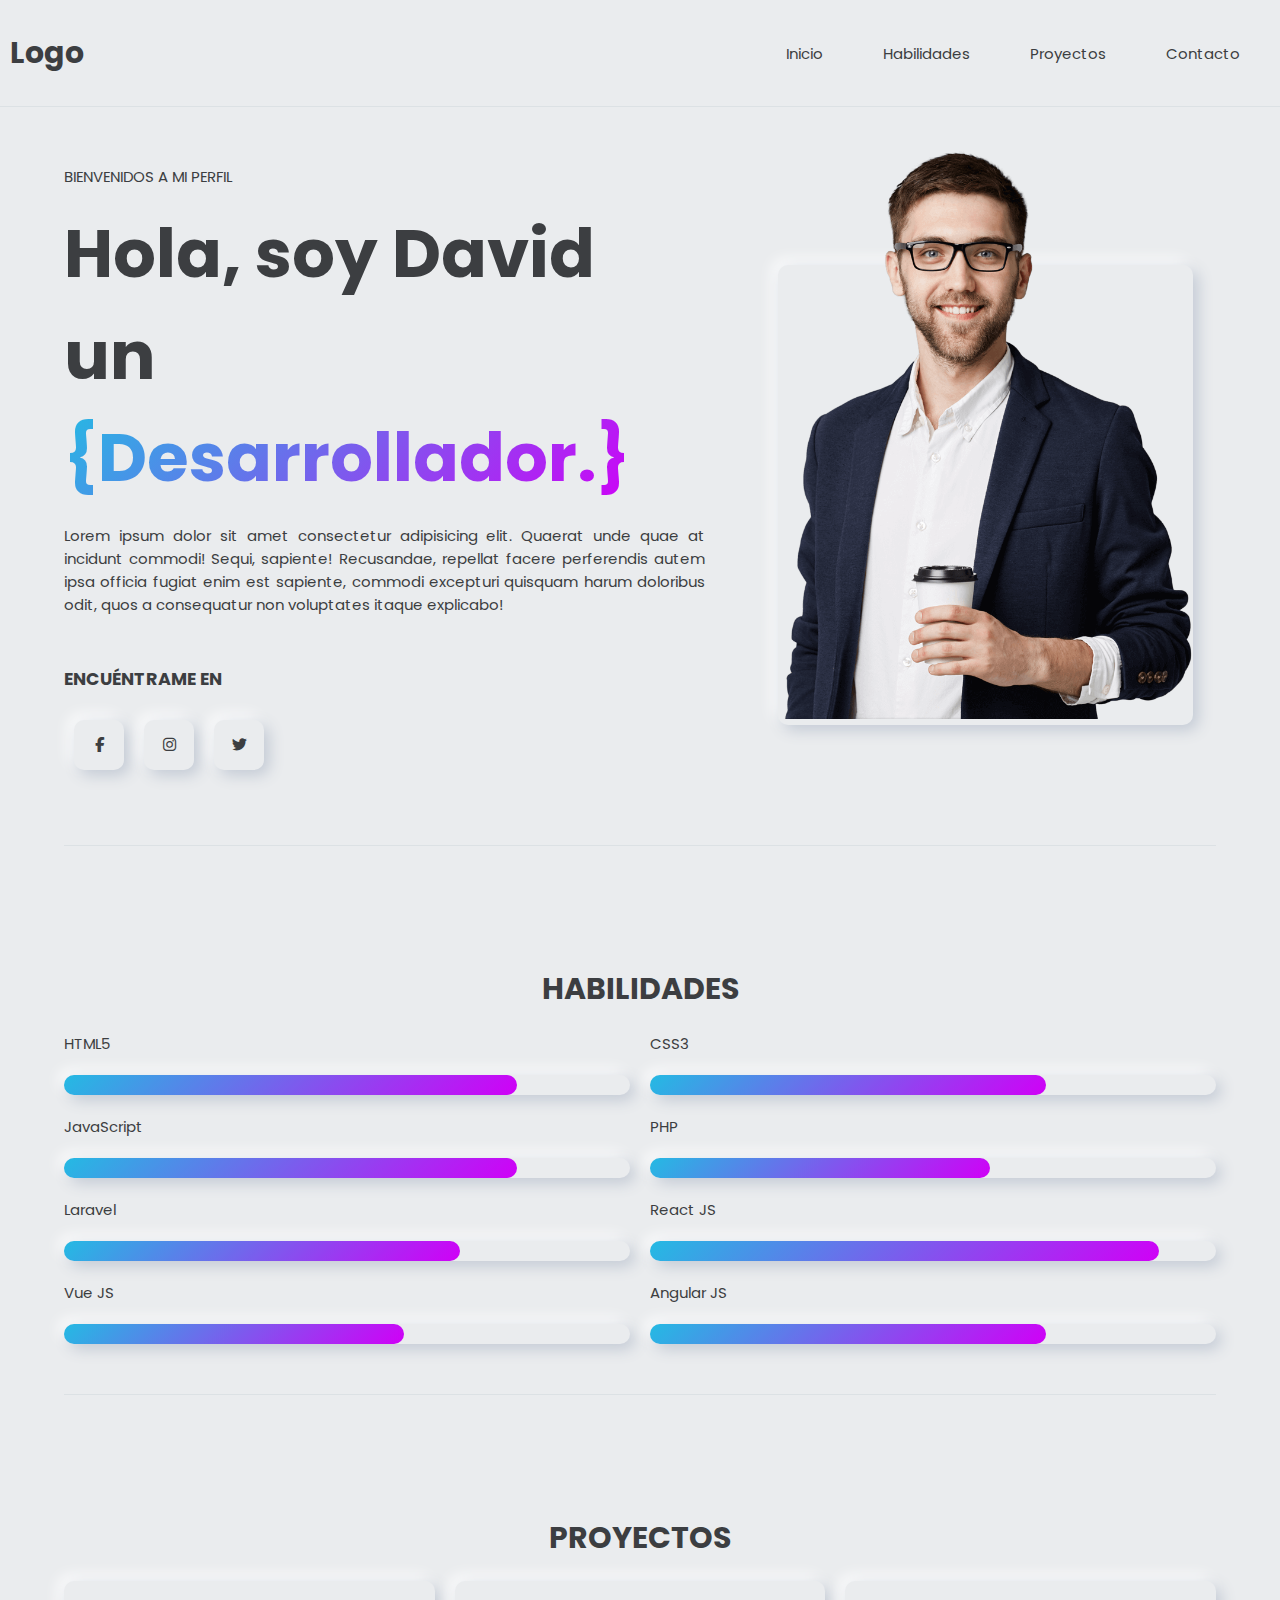
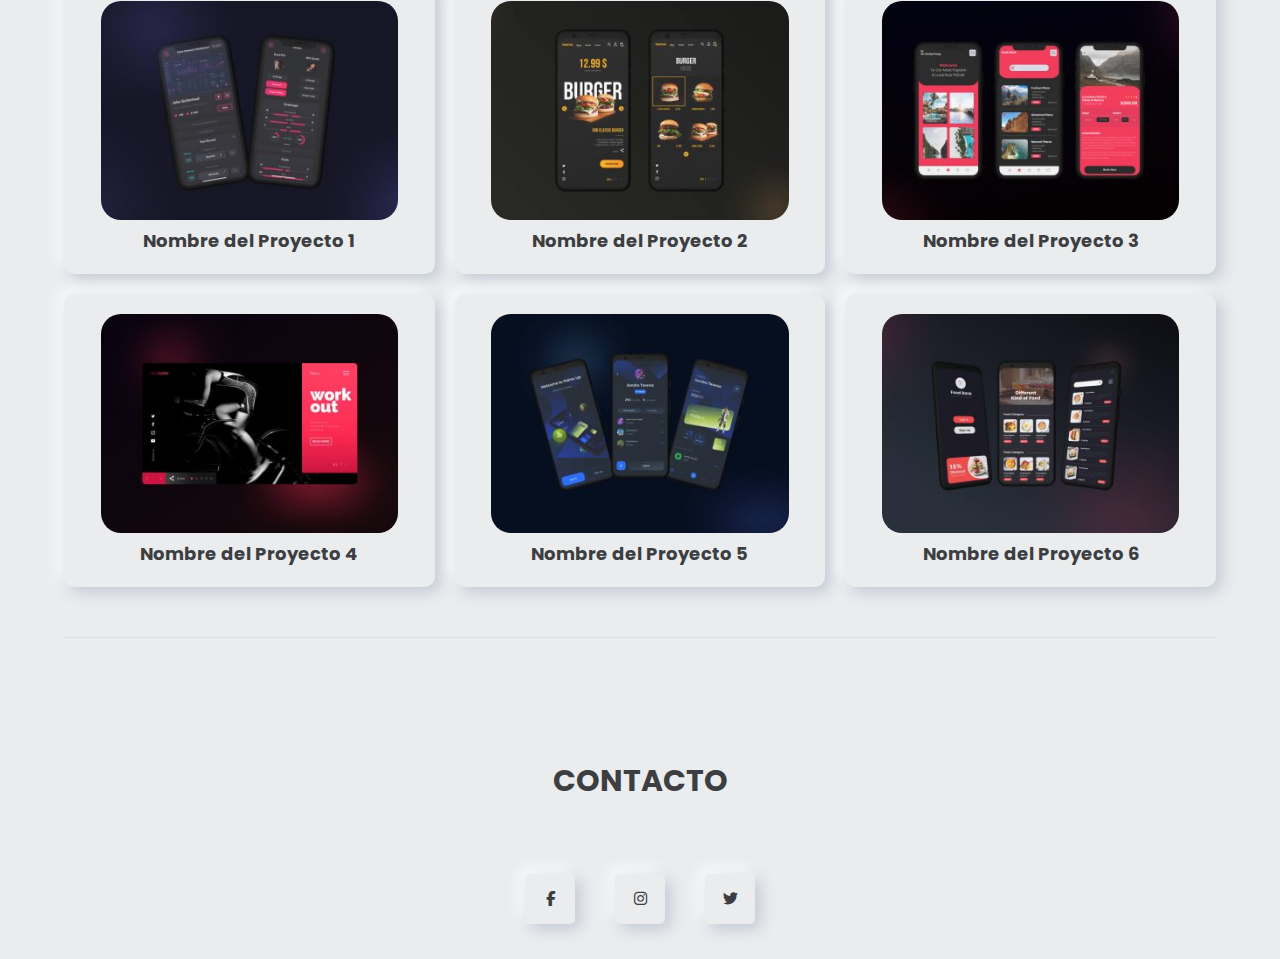
<file: Responsive Personal Portfolio Website-7/index.html>
<!DOCTYPE html>
<html lang="es">
<head>
    <!--==================== METADATOS ====================-->
    <meta charset="UTF-8">
    <meta name="viewport" content="width=device-width, initial-scale=1.0">
    <meta http-equiv="X-UA-Compatible" content="ie=edge">
    <meta name="description" content="Portfolios">
    <meta name="keywords" content="HTML-CSS">
    <meta name="author" content="Rocio Cuello">

    <!--==================== CSS ====================-->
    <link rel="stylesheet" href="assets/css/style.css">

    <!--==================== TITULO ====================-->
    <title>Portfolios | Responsive Personal Portfolio Website</title>

    <!--==================== ICONO DE PESTAÑA ====================-->
    <link rel="icon" sizes="64x64" href="assets/img/favicon.webp"> 
    <link rel="icon" sizes="64x64" href="assets/img/favicon.png"> 
    
    <!--==================== ICONOS ====================-->
    <link rel="stylesheet" href="https://cdnjs.cloudflare.com/ajax/libs/font-awesome/6.3.0/css/all.min.css">
</head>
<body>
    <header>
        <div class="logo">
            <h1>Logo</h1>
        </div>
        <div class="navDiv">
        <label for="menu">
            <i class="fa-solid fa-bars"></i>
        </label>
        </div>
        <input type="checkbox" id="menu">
        <ul class="nav">
            <label for="menu">
                <i class="fa-solid fa-xmark"></i>
            </label>
            <li><a href="#home">Inicio</a></li>
            <li><a href="#skill">Habilidades</a></li>
            <li><a href="#project">Proyectos</a></li>
            <li><a href="#contact">Contacto</a></li>
        </ul>
    </header>
    <div class="container">
        <div class="banner" id="home">
            <div class="content">
                <p>BIENVENIDOS A MI PERFIL</p>
                <h1>
                    Hola, soy David <br/>
                    un <div class="gradientText">
                        <div class="job" data-job1="{Desarrollador.}" data-job2="{FrontEnd.}"></div>
                    </div>
                </h1>
                <p>
                    Lorem ipsum dolor sit amet consectetur adipisicing elit. Quaerat unde quae at incidunt commodi! Sequi, sapiente! Recusandae, repellat facere perferendis autem ipsa officia fugiat enim est sapiente, commodi excepturi quisquam harum doloribus odit, quos a consequatur non voluptates itaque explicabo!
                </p>
                <div class="find">
                    <h3>ENCUÉNTRAME EN</h3>
                    <ul>
                        <li><i class="fa-brands fa-facebook-f"></i></li>
                        <li><i class="fa-brands fa-instagram"></i></li>
                        <li><i class="fa-brands fa-twitter"></i></li>
                    </ul>
                </div>
            </div>
            <div class="avatar">
                <img src="assets/img/avatar.png" alt="Avatar">
            </div>
        </div>
        <div id="skill">
        <h1 class="title">HABILIDADES</h1>
        <div class="listSkill">
            <div class="item">
                <div class="name">HTML5</div>
                <div class="evaluate" style="--point:80%"></div>
            </div>
            <div class="item">
                <div class="name">CSS3</div>
                <div class="evaluate" style="--point:70%"></div>
            </div>
            <div class="item">
                <div class="name">JavaScript</div>
                <div class="evaluate" style="--point:80%"></div>
            </div>
            <div class="item">
                <div class="name">PHP</div>
                <div class="evaluate" style="--point:60%"></div>
            </div>
            <div class="item">
                <div class="name">Laravel</div>
                <div class="evaluate" style="--point:70%"></div>
            </div>
            <div class="item">
                <div class="name">React JS</div>
                <div class="evaluate" style="--point:90%"></div>
            </div>
            <div class="item">
                <div class="name">Vue JS</div>
                <div class="evaluate" style="--point:60%"></div>
            </div>
            <div class="item">
                <div class="name">Angular JS</div>
                <div class="evaluate" style="--point:70%"></div>
            </div>
        </div>
        </div>
        <div id="project">
            <h1 class="title">PROYECTOS</h1>
            <div class="listProject">
                <div class="item">
                    <img src="assets/img/img1.jpg" alt="Proyecto 1">
                    <div class="name">
                        Nombre del Proyecto 1
                    </div>
                </div>
                <div class="item">
                    <img src="assets/img/img2.jpg"alt="Proyecto 2">
                    <div class="name">
                        Nombre del Proyecto 2
                    </div>
                </div>
                <div class="item">
                    <img  src="assets/img/img3.jpg" alt="Proyecto 3">
                    <div class="name">
                        Nombre del Proyecto 3
                    </div>
                </div>
                <div class="item">
                    <img  src="assets/img/img4.jpg" alt="Proyecto 4">
                    <div class="name">
                        Nombre del Proyecto 4
                    </div>
                </div>
                <div class="item">
                    <img  src="assets/img/img5.jpg"alt="Proyecto 5">
                    <div class="name">
                        Nombre del Proyecto 5
                    </div>
                </div>
                <div class="item">
                    <img  src="assets/img/img6.jpg" alt="Proyecto 6">
                    <div class="name">
                        Nombre del Proyecto 6
                    </div>
                </div>
            </div>
        </div>
        <div id="contact">
        <h1 class="title">CONTACTO</h1>
        <ul class="contact">
            <li><i class="fa-brands fa-facebook-f"></i></li>
            <li><i class="fa-brands fa-instagram"></i></li>
            <li><i class="fa-brands fa-twitter"></i></li>
        </ul>
        </div>
    </div>
</body>
</html>
</file>
<file: Responsive Personal Portfolio Website-8/index.html>
<!DOCTYPE html>
<html lang="es">
<head>
  <!--==================== METADATOS ====================-->
  <meta charset="UTF-8">
  <meta name="viewport" content="width=device-width, initial-scale=1.0">
  <meta http-equiv="X-UA-Compatible" content="ie=edge">
  <meta name="description" content="Portfolios">
  <meta name="keywords" content="HTML-CSS-JS">
  <meta name="author" content="Rocio Cuello">

  <!--==================== CSS ====================-->
  <link rel="stylesheet" href="assets/css/style.css">

  <!--==================== TITULO ====================-->
  <title>Portfolios | Personal Portfolio Website</title>

  <!--==================== ICONO DE PESTAÑA ====================-->
  <link rel="icon" sizes="64x64" href="assets/img/favicon.webp"> 
  <link rel="icon" sizes="64x64" href="assets/img/favicon.png"> 
  
  <!--==================== ICONS ====================-->
  <link href='https://unpkg.com/boxicons@2.1.4/css/boxicons.min.css' rel='stylesheet'>
</head>
<body>
  <header class="header">
    <a href="#" class="logo">Jacob.<span class="animate" style="--i:1;"></span></a>
    <div class="bx bx-menu" id="menu-icon"><span class="animate" style="--i:2;"></span></div>
    <nav class="navbar">
      <a href="#home" class="active">Inicio</a>
      <a href="#about">Sobre mi</a>
      <a href="#education">Education</a>
      <a href="#skills">Skills</a>
      <a href="#contact">Contacto</a>
      <span class="active-nav"></span>
      <span class="animate" style="--i:2;"></span>
    </nav>
  </header>
  <section class="home show-animate" id="home">
    <div class="home-content">
      <h1>Hola, soy<span>Jabob Aiden</span><span class="animate" style="--i:2;"></span></h1>
      <div class="text-animate"> 
        <h3>Desarrollador Frontend</h3>
        <span class="animate" style="--i:3;"></span>
      </div>
      <p>Lorem ipsum dolor sit amet consectetur adipisicing elit. Nesciunt numquam repellat sit. Soluta, aspernatur! Saepe aut odio sit esse at.    <span class="animate" style="--i:4;"></span></p>
      <div class="btn-box">
        <a href="#" class="btn">Contratame</a>
        <a href="#" class="btn">Hablemos</a>
        <span class="animate" style="--i:5;"></span>
      </div>
    </div>
    <div class="home-sci">
      <a href="#"><i class='bx bxl-facebook'></i></a>
      <a href="#"><i class='bx bxl-instagram'></i></a>
      <a href="#"><i class='bx bxl-linkedin-square'></i></a>
      <span class="animate" style="--i:6;"></span>
    </div>
    <span class="home-imgHover"></span>
    <span class="animate home-img" style="--i:7;"></span>
  </section>
  <section class="about" id="about">
    <h2 class="heading">Sobre<span>Mi</span><span class="animate scroll" style="--i:1;"></span></h2>
    <div class="about-img">
      <img src="assets/img/about.jpg" alt="">
      <span class="circle-spin"></span>
      <span class="animate scroll" style="--i:2;"></span>
    </div>
    <div class="about-content"> 
      <h3>Desarrollador Frontend!<span class="animate scroll" style="--i:3;"></span></h3>
      <p>Lorem ipsum dolor sit, amet consectetur adipisicing elit. At reprehenderit excepturi aliquam ratione porro, delectus ad in dolore, dolores fugit quisquam veritatis eos qui voluptatum! Animi, quis maxime veritatis nostrum facere nemo, maiores dicta aspernatur ipsum harum possimus ipsam perspiciatis.<span class="animate scroll" style="--i:4;"></span></p>
      <div class="btn-box btns">
      <a href="#" class="btn">Leer más</a>
      <span class="animate scroll" style="--i:5;"></span>
      </div>
    </div>
  </section>
  <section class="education" id="education">
    <h2 class="heading">Mi <span>trayectoria</span><span class="animate scroll" style="--i:1;"></span></h2>
    <div class="education-row">
      <div class="education-column">
      <h3 class="title">Educación<span class="animate scroll" style="--i:2;"></span></h3>
      <div class="education-box">
        <div class="education-content">
          <div class="content">
            <div class="year">
              <i class='bx bxs-calendar'></i>2017 - 2018
            </div>
            <h3>Maestría - Universidad</h3>
            <p>Lorem ipsum dolor sit amet, consectetur adipisicing elit. Alias cum repellendus distinctio deserunt recusandae ea voluptatibus quia dolorum autem, nostrum nemo placeat et eius eos amet sit eveniet modi! Eum.</p>
          </div>
        </div>
        <div class="education-content">
          <div class="content">
            <div class="year">
              <i class='bx bxs-calendar'></i>2018 - 2019
            </div>
            <h3>Maestría - Universidad</h3>
            <p>Lorem ipsum dolor sit amet, consectetur adipisicing elit. Alias cum repellendus distinctio deserunt recusandae ea voluptatibus quia dolorum autem, nostrum nemo placeat et eius eos amet sit eveniet modi! Eum.</p>
          </div>
        </div>
        <div class="education-content">
          <div class="content">
            <div class="year">
              <i class='bx bxs-calendar'></i>2019 - 2020
            </div>
            <h3>Maestría - Universidad</h3>
            <p>Lorem ipsum dolor sit amet, consectetur adipisicing elit. Alias cum repellendus distinctio deserunt recusandae ea voluptatibus quia dolorum autem, nostrum nemo placeat et eius eos amet sit eveniet modi! Eum.</p>
          </div>
        </div>
        <span class="animate scroll" style="--i:3;"></span>
      </div>
      </div>
      <div class="education-column">
      <h3 class="title">Experiencia <span class="animate scroll" style="--i:5;"></span></h3>
      <div class="education-box">
        <div class="education-content">
          <div class="content">
            <div class="year">
              <i class='bx bxs-calendar'></i>2017 - 2018
            </div>
            <h3>Desarrollador Web - Empresa</h3>
            <p>Lorem ipsum dolor sit amet, consectetur adipisicing elit. Alias cum repellendus distinctio deserunt recusandae ea voluptatibus quia dolorum autem, nostrum nemo placeat et eius eos amet sit eveniet modi! Eum.</p>
          </div>
        </div>
        <div class="education-content">
          <div class="content">
            <div class="year">
              <i class='bx bxs-calendar'></i>2018 - 2019
            </div>
            <h3>Desarrollador Web - Empresa</h3>
            <p>Lorem ipsum dolor sit amet, consectetur adipisicing elit. Alias cum repellendus distinctio deserunt recusandae ea voluptatibus quia dolorum autem, nostrum nemo placeat et eius eos amet sit eveniet modi! Eum.</p>
          </div>
        </div>
        <div class="education-content">
          <div class="content">
            <div class="year">
              <i class='bx bxs-calendar'></i>2019 - 2020
            </div>
            <h3>Desarrollador Web - Empresa</h3>
            <p>Lorem ipsum dolor sit amet, consectetur adipisicing elit. Alias cum repellendus distinctio deserunt recusandae ea voluptatibus quia dolorum autem, nostrum nemo placeat et eius eos amet sit eveniet modi! Eum.</p>
          </div>
        </div>
        <span class="animate scroll" style="--i:6;"></span>
      </div>
      </div>
    </div>
  </section>
  <section class="skills" id="skills">
    <h2 class="heading">Mis <span>Habilidades</span><span class="animate scroll" style="--i:1;"></span></h2>
    <div class="skills-row">
      <div class="skills-column">
        <h3 class="title">Habilidades de programación<span class="animate scroll" style="--i:2;"></span></h3>
        <div class="skills-box">
          <div class="skills-content">
            <div class="progress">
              <h3>HTML <span>90%</span></h3>
              <div class="bar"><span></span></div>
            </div>
            <div class="progress">
              <h3>CSS<span>80%</span></h3>
              <div class="bar"><span></span></div>
            </div>
            <div class="progress">
              <h3>JavaScript <span>65%</span></h3>
              <div class="bar"><span></span></div>
            </div>
            <div class="progress">
              <h3>Python <span>75%</span></h3>
              <div class="bar"><span></span></div>
            </div>
          </div>
          <span class="animate scroll" style="--i:3;"></span>
      </div>
      </div>
      <div class="skills-column">
        <h3 class="title">Habilidades profesionales<span class="animate scroll" style="--i:5;"></span></h3>
        <div class="skills-box">
          <div class="skills-content">
            <div class="progress">
              <h3>Diseño web<span>95%</span></h3>
              <div class="bar"><span></span></div>
            </div>
            <div class="progress">
              <h3>Desarrollo web<span>67%</span></h3>
              <div class="bar"><span></span></div>
            </div>
            <div class="progress">
              <h3>Diseño gráfico <span>85%</span></h3>
              <div class="bar"><span></span></div>
            </div>
            <div class="progress">
              <h3>Marketing SEO<span>60%</span></h3>
              <div class="bar"><span></span></div>
            </div>
          </div>
          <span class="animate scroll" style="--i:6;"></span>
        </div>
      </div>
    </div>
  </section>
  <section class="contact" id="contact">
    <h2 class="heading">Contáctame<span>!</span><span class="animate scroll" style="--i:1;"></span></h2>
    <form action="">
      <div class="input-box">
        <div class="input-field">
          <input type="text" placeholder="Nombre Completo" required>
          <span class="focus"></span>
        </div>
        <div class="input-field">
          <input type="text" placeholder="Email" required>
          <span class="focus"></span>
        </div>
        <span class="animate scroll" style="--i:3;"></span>
      </div>
      <div class="input-box">
        <div class="input-field">
          <input type="text" placeholder="Télefono" required>
          <span class="focus"></span>
        </div>
        <div class="input-field">
          <input type="text" placeholder="Asunto" required>
          <span class="focus"></span>
        </div>
        <span class="animate scroll" style="--i:5;"></span>
      </div>
      <div class="textarea-field">
        <textarea  cols="30" rows="10" placeholder="Tu Mensaje" required></textarea>
        <span class="focus"></span>
        <span class="animate scroll" style="--i:7;"></span>
      </div>
      <div class="btn-box btns">
        <button type="submit" class="btn">Enviar</button>
        <span class="animate scroll" style="--i:9;"></span>
      </div>
    </form>
  </section>
  <footer class="footer">
    <div class="footer-text">
      <p>Copyright &copy; por Rocio Cuello | Todos los derechos reservados.</p>
      <span class="animate scroll" style="--i:1;"></span>
    </div>
    <div class="footer-iconTop">
      <a href="#"><i class='bx bx-up-arrow-alt'></i></a>
      <span class="animate scroll" style="--i:3;"></span>
    </div>
  </footer>
  <!--==================== SCRIPT ====================-->
  <script src="assets/js/script.js"></script>
</body>
</html>
</file>
<file: Portfolio/assets/css/style.css>
@import url("https://fonts.googleapis.com/css2?family=Poppins:wght@100;200;300;400;500;600;700;800;900&display=swap");

body {
  font-family: "Poppins", sans-serif;
  background: url(../img/fondo.jpg);
  background-position: center;
  background-size: cover;
  background-repeat: no-repeat;
  background-attachment: fixed;
  color: #fff;
}
section {
  min-height: 97vh;
  display: flex;
  justify-content: center;
  align-items: center;
}
.card {
  position: relative;
  width: 550px;
  height: 350px;
  backdrop-filter: blur(25px);
  background: rgba(255, 255, 255, 0.1);
  box-shadow: 0 25px 45px rgba(0, 0, 0, 0.25);
  border: 1px solid rgba(255, 255, 255, 0.1);
  border-radius: 30px;
}
.top {
  display: flex;
  flex-direction: row;
  justify-content: space-between;
  align-items: center;
  padding: 12px 15px;
  border-radius: 1px solid #d5cccc24;
}
.top span {
  font-size: 20px;
  margin-left: 20px;
}
.top i {
  font-size: 30px;
  padding: 10px;
  border-radius: 30%;
}
.top i:hover {
  background: rgba(0, 0, 0, 0.1);
  cursor: pointer;
}
.top p {
  position: absolute;
  top: 50px;
  right: 15px;
  background: rgba(0, 0, 0, 0.15);
  padding: 10px 20px;
  border-radius: 10px;
  opacity: 0;
  transition: 0.5s ease-in-out;
}
.top i:hover ~ p {
  opacity: 1;
  transition: 0.5s ease-in-out;
}
.middle {
  display: flex;
  flex-direction: row;
  padding: 20px 30px 0 30px;
}
.middle img {
  width: 170px;
  border-radius: 50%;
  border: 5px solid transparent;
  outline: 3px dashed rgba(255, 255, 255, 0.25);
}
.middle .right {
  margin: 20px 0px 10px 50px;
}
ul li {
  list-style-type: circle;
}
.social-icon {
  display: flex;
  flex-direction: row;
}
.social-icon span {
  display: flex;
  justify-content: center;
  align-items: center;
  border: 1px solid #fff;
  border-radius: 50%;
  height: 30px;
  width: 30px;
  margin: 0 5px;
  transition: 0.4s;
  cursor: pointer;
}
.social-icon i {
  font-size: 20px;
}
.social-icon span:hover {
  color: #3c79db;
  background: #fff;
  transform: translateY(-4px);
  box-shadow: inset 0 0 0 15px #fff;
}
.buttom {
  display: flex;
  flex-direction: row;
  justify-content: right;
  padding: 0 30px;
}
.btn {
  background: #3c79db;
  color: #fff;
  padding: 12px 20px;
  border-radius: 20px;
  border: none;
  margin: 0 5px;
  cursor: pointer;
}
</file>
<file: Responsive Personal Portfolio Website-2/assets/css/style.css>
/*==================== GOOGLE FONTS ====================*/
@import url("https://fonts.googleapis.com/css2?family=Poppins:wght@400;500;600&display=swap");

/*==================== VARIABLES CSS ====================*/
:root {
    --header-height: 3rem;

    /*========== Colors ==========*/
    /* Change favorite color */
    --hue-color:250; /*Purple 250 - Green 142 - Blue 230 - Pink 340*/

    /* HSL color mode */
    --first-color: hsl(var(--hue-color), 69%, 61%);
    --first-color-second: hsl(var(--hue-color), 69%, 61%);
    --first-color-alt: hsl(var(--hue-color), 57%, 53%);
    --first-color-lighter: hsl(var(--hue-color), 92%, 85%);
    --title-color: hsl(var(--hue-color), 8%, 15%);
    --text-color: hsl(var(--hue-color), 8%, 45%);
    --text-color-light: hsl(var(--hue-color), 8%, 65%);
    --input-color: hsl(var(--hue-color), 70%, 96%);
    --body-color: hsl(var(--hue-color), 60%, 99%);
    --container-color: #fff;
    --scroll-bar-color: hsl(var(--hue-color), 12%, 90%);
    --scroll-thumb-color: hsl(var(--hue-color), 12%, 80%);

    /*========== Font and typography ==========*/
    --body-font: 'Poppins', sans-serif;

    /* .5rem = 8px, 1rem = 16px, 1.5rem = 24px ... */
    --big-font-size: 2rem;
    --h1-font-size: 1.5rem;
    --h2-font-size: 1.25rem;
    --h3-font-size: 1.125rem;
    --normal-font-size: .938rem;
    --small-font-size: .813rem;
    --smaller-font-size: .75rem;

    /*========== Font weight ==========*/
    --font-medium: 500;
    --font-semi-bold: 600;

    /*========== Margenes Bottom ==========*/
    /* .25rem = 4px, .5rem = 8px, .75rem = 12px ... */
    --mb-0-25: .25rem;
    --mb-0-5: .5rem;
    --mb-0-75: .75rem;
    --mb-1: 1rem;
    --mb-1-5: 1.5rem;
    --mb-2: 2rem;
    --mb-2-5: 2.5rem;
    --mb-3: 3rem;

    /*========== z index ==========*/
    --z-tooltip: 10;
    --z-fixed: 100;
    --z-modal: 1000;
}

/* Font size for large devices */
@media screen and (min-width: 968px) {
    :root {
        --big-font-size: 3rem;
        --h1-font-size: 2.25rem;
        --h2-font-size: 1.5rem;
        --h3-font-size: 1.25rem;
        --normal-font-size: 1rem;
        --small-font-size: .875rem;
        --smaller-font-size: .813rem;
    }
}

/*========== Variables Dark theme ==========*/
body.dark-theme{
  --first-color-second: hsl(var(--hue-color), 30%, 8%);
  --title-color: hsl(var(--hue-color), 8%, 95%);
  --text-color: hsl(var(--hue-color), 8%, 75%);
  --input-color: hsl(var(--hue-color), 29%, 16%);
  --body-color: hsl(var(--hue-color), 28%, 12%);
  --container-color: hsl(var(--hue-color), 29%, 16%);
  --scroll-bar-color: hsl(var(--hue-color), 12%, 48%);
  --scroll-thumb-color: hsl(var(--hue-color), 12%, 36%);
}

/*========== Button Dark/Light ==========*/
.nav__btns{
  display: flex;
  align-items: center;
}
.change-theme{
  font-size: 1.25rem;
  color: var(--title-color);
  margin-right: var(--mb-1);
  cursor: pointer;
}
.change-theme:hover{
  color: var(--first-color);
}


/*==================== BASE ====================*/
* {
  box-sizing: border-box;
  padding: 0;
  margin: 0;
}

html {
  scroll-behavior: smooth;
}

body {
  margin: 0 0 var(--header-height) 0;
  font-family: var(--body-font);
  font-size: var(--normal-font-size);
  background-color: var(--body-color);
  color: var(--text-color);
}

h1, h2, h3, h4 {
  color: var(--title-color);
  font-weight: var(--font-semi-bold);
}

ul {
  list-style: none;
}

a {
  text-decoration: none;
}

img {
  max-width: 100%;
  height: auto;
}

/*==================== REUSABLE CSS CLASSES ====================*/
.section {
  padding: 2rem 0 4rem;
}

.section__title {
  font-size: var(--h1-font-size);
  color: var(--title-color);
}

.section__subtitle {
  display: block;
  font-size: var(--small-font-size);
  margin-bottom: var(--mb-3);
}

.section__title, 
.section__subtitle {
  text-align: center;
}

/*==================== LAYOUT ====================*/
.container {
  max-width: 768px;
  margin-left: var(--mb-1-5);
  margin-right: var(--mb-1-5);
}

.grid {
  display: grid;
  gap: 1.5rem;
}

.header {
  width: 100%;
  position: fixed;
  bottom: 0;
  left: 0;
  z-index: var(--z-fixed);
  background-color: var(--body-color);
}

/*==================== NAV ====================*/

.nav{
  max-width: 968px;
  height: var(--header-height);
  display: flex;
  justify-content: space-between;
  align-items: center;
}
.nav__logo,
.nav__toggle{
  color: var(--title-color);
  font-weight: var(--font-medium);
}
.nav__logo:hover{
  color: var(--first-color);
}
.nav__toggle{
  font-size: 1.1rem;
  cursor: pointer;  
}
.nav__toggle:hover{
  color: var(--first-color);
}
@media screen and (max-width:767px){
  .nav__menu{
    position: fixed;
    bottom: -100%;
    left: 0;
    width: 100%;
    background-color: var(--body-color);
    padding: 2rem 1.5rem 4rem;
    box-shadow: 0 -1px 4px rgba(0,0,0,0.15);
    border-radius: 1.5rem 1.5rem 0 0;
    transition: .3s;
  }
}
.nav__list{
  grid-template-columns: repeat(3, 1fr);
  gap: 2rem;
}
.nav__link{
  display: flex;
  flex-direction: column;
  align-items: center;
  font-size: var(--small-font-size);
  color: var(--title-color);
  font-weight: var(--font-medium);
}
.nav__link:hover{
  color: var(--first-color);
}
.nav__icon{
  font-size: 1.2rem;
}
.nav__close{
  position: absolute;
  right: 1.3rem;
  bottom: .5rem;
  font-size: 1.5rem;
  cursor: pointer;
  color: var(--first-color);
}
.nav__close:hover{
  color: var(--first-color-alt);
}
/* show menu */
.show-menu{
  bottom: 0;
}

/* Active link */
.active-link{
  color: var(--first-color);
}
/* Change background header */
.scroll-header{
  box-shadow: 0 -1px 4px rgba(0,0,0,.15);
}

/*==================== HOME ====================*/
.home__container{
  gap: 1rem;
}
.home__content{
  grid-template-columns: .5fr 3fr;
  padding-top: 3.5rem;
  align-items: center;
}
.home__social{
  display: grid;
  grid-template-columns: max-content;
  row-gap: 1rem;
}
.home__social-icon{
  font-size: 1.25rem;
  color: var(--first-color);
}
.home__social-icon:hover{
  color: var(--first-color-alt);
}
.home__blob{
  width: 200px;
  fill: var(--first-color);
}
.home__blob-img{
  width: 170px;
}
.home__data{
  grid-column: 1/3;
}
.home__title{
  font-size: var(--big-font-size);
}
.home__subtitle{
  font-size: var(--h3-font-size);
  color: var(--text-color);
  font-weight: var(--font-medium);
  margin-bottom: var(--mb-0-75);
}
.home__description{
  margin-bottom: var(--mb-2);
}
.home__scroll{
  display: none;
}
.home__scroll-button{
  color: var(--first-color);
  transition: .3s;
}
.home__scroll-button:hover{
  transform: translateY(0.25rem);
}
.home__scroll-mouse{
  font-size: 2rem;
}
.home__scroll-name{
  font-size: var(--small-font-size);
  color: var(--title-color);
  font-weight: var(--font-medium);
  margin-right: var(--mb-0-25);
}
.home__scroll-arrow{
  font-size: 1.25rem;
}
/*==================== BUTTONS ====================*/
.button{
  display: inline-block;
  background-color: var(--first-color);
  color: #fff;
  padding: 1rem;
  border-radius: .5rem;
  font-weight: var(--font-medium);
}
.button:hover{
  background-color: var(--first-color-alt);

}
.button__icon{
  font-size: 1.25rem;
  margin-left: var(--mb-0-5);
  transition: .3s;
}
.button--white{
  background-color: #fff;
  color: var(--first-color);
}
.button--white:hover{
  background-color: #fff;
}
.button--flex{
  display: inline-flex;
  align-items: center;
}
.button--small{
  padding: .75rem 1rem;
}
.button--link{
  padding: 0;
  background-color: transparent;
  color: var(--first-color);
}
.button--link:hover{
  background-color: transparent;
  color: var(--first-color-alt);
}
/*==================== ABOUT ====================*/
.about__img{
  width: 200px;
  border-radius: .5rem;
  justify-self: center;
  align-self: center;
}
.about__description{
  text-align: center;
  margin-bottom: var(--mb-2-5);
}
.about__info{
  display: flex;
  justify-content: space-evenly;
  margin-bottom: var(--mb-2-5);
}
.about__info-title{
  font-size: var(--h2-font-size);
  font-weight: var(--font-semi-bold);
  color:var(--title-color)
}
.about__info-name{
  font-size: var(--smaller-font-size);
}
.about__info-title,
.about__info-name{
  display: block;
  text-align: center;
}
.about__buttons{
display: flex;
justify-content: center;
}
/*==================== SKILLS ====================*/
.skills__container{
  row-gap: 0;
}
.skills__header{
  display: flex;
  align-items: center;
  margin-bottom: var(--mb-2-5);
  cursor: pointer;
}
.skills__icon,
.skills__arrow{
  font-size: 2rem;
  color: var(--first-color);
}
.skills__icon{
  margin-right: var(--mb-0-75);
}
.skills__title{
  font-size: var(--h3-font-size);
} 
.skills__subititle{
  font-size: var(--small-font-size);
  color: var(--text-color-light);
}
.skills__arrow{
  margin-left: auto;
  transition: .4s;
}
.skills__list{
  row-gap: 1.5rem;
  padding-left: 2.7rem;
}
.skills__titles{
  display: flex;
  justify-content: space-between;
  margin-bottom: var(--mb-0-5);
}
.skills__name{
  font-size: var(--normal-font-size);
  font-weight: var(--font-medium);
}
.skills__bar,
.skills__percentage{
  height: 5px;
  border-radius: .25rem;
}
.skills__bar{
  background-color: var(--first-color-lighter);
}
.skills__percentage{
  display: block;
  background-color: var(--first-color);
}
.skills__html{
  width: 90%;
}
.skills__css{
  width: 80%;
}
.skills__js{
  width: 60%;
} 
.skills__react{
  width: 85%;
}
.skills__php{
  width: 80%;
}
.skills__node{
  width: 70%;
}
.skills__firebase{
  width: 90%;
}
.skills__python{
  width: 55%;
}
.skills__figma{
  width: 90%;
}
.skills__sketch{
  width: 85%;
}
.skills__photoshop{
  width: 85%;
}
.skills__close .skills__list{
  height: 0;
  overflow: hidden;
}
.skills__open .skills__list{
  height: max-content;
  margin-bottom: var(--mb-2-5);
}
.skills__open .skills__arrow{
  transform: rotate(-180deg);
}
/*==================== QUALIFICATION ====================*/
.qualification__tabs{
  display: flex;
  justify-content: space-evenly;
  margin-bottom: var(--mb-2);
}
.qualification__button{
  font-size: var(--h3-font-size);
  font-weight: var(--font-medium);
  cursor: pointer;
}
.qualification__button:hover{
  color: var(--first-color);
}
.qualification__icon{
  font-size: 1.8rem;
  margin-right: var(--mb-0-25);
}
.qualification__data{
  display: grid;
  grid-template-columns: 1fr max-content 1fr;
  column-gap: 1.5rem;
}
.qualification__title{
  font-size: var(--normal-font-size);
  font-weight: var(--font-medium);
}
.qualification__subtitle{
  display: inline-block;
  font-size: var(--small-font-size);
  margin-bottom: var(--mb-1);
}
.qualification__calendar{
  font-size: var(--smaller-font-size);
  color: var(--text-color-light);
}
.qualification__rounder{
  display: inline-block;
  width: 13px;
  height: 13px;
  background-color: var(--first-color);
  border-radius: 50%;
}
.qualification__line{
  display: block;
  width: 1px;
  height: 100%;
  background-color: var(--first-color);
  transform: translate(6px, -7px);
}
.qualification [data-content]{
  display: none;
}
.qualification__active[data-content]{
  display: block;
}
/*==================== SERVICES ====================*/
.services__container{
  gap: 1.5rem;
  grid-template-columns: repeat(2, 1fr);
}
.services__content{
  position: relative;
  background-color: var(--container-color);
  padding: 3.5rem .5rem 1.25rem 1.5rem;
  border-radius: .25rem;
  box-shadow: 0 2px 4px rgba(0,0,0,0.15);
  transition: .3s;
}
.services__content:hover{
  box-shadow: 0 4px 8px rgba(0,0,0,0.15);
}
.services__icon{
  display: block ;
  font-size: 1.5rem;
  color: var(--first-color);
  margin-bottom: var(--mb-1);
}
.services__title{
  font-size: var(--h3-font-size);
  margin-bottom: var(--mb-1);
  font-weight: var(--font-medium); 
}
.services__button{
  cursor: pointer;
  font-size: var(--small-font-size);
}
.services__button:hover .button__icon{
  transform: translateX(.25rem);
}
.services__modal{
  position: fixed;
  top: 0;
  left: 0;
  right: 0;
  bottom: 0;
  background-color: rgba(0,0,0,0.5);
  display: flex;
  align-items: center;
  justify-content: center;
  padding: 0 1rem;
  z-index: var(--z-modal);
   opacity: 0;
  visibility: hidden;
transition: .3s;
}
.services__modal-content{
position: relative;
background-color: var(--container-color);
padding: 1.5rem;
border-radius: .5rem;
}
.services__modal-services{
  row-gap: 1rem;
}
.services__modal-service{
  display: flex;
}
.services__modal-title{
  font-size: var(--h3-font-size);
font-weight: var(--font-medium);
margin-bottom: var(--mb-1-5);  
}
.services__modal-close{
  position: absolute;
  top: 1rem;
  right: 1rem;
  font-size: 1.5rem;
  color: var(--first-color);
  cursor: pointer;
}
.services__modal-icon{
  color: var(--first-color);
  margin-right: var(--mb-0-25);
}
/* Active Modal */
.active-modal{
  opacity: 1;
  visibility: visible;
}
/*==================== PORTFOLIO ====================*/
.portfolio__container {
  overflow: initial;
  min-height: 310px;
}
.portfolio__content {
  padding: 0 2.5rem;
}
.portfolio__img {
  width: 265px;
  border-radius: .5rem;
  justify-self: center;
}
.portfolio__title {
  font-size: var(--h3-font-size);
  margin-bottom: var(--mb-0-5);
}
.portfolio__description {
  margin-bottom: var(--mb-0-75);
}
.portfolio__button:hover .button__icon {
  transform: translateX(.25rem);
}
.swiper-button-prev::after,
.swiper-button-next::after {
  content: '';
  display: none;
}
.swiper-portfolio-icon {
  font-size: 2rem; 
  color: var(--first-color);
}
.swiper-button-prev {
  left: -.5rem;
}
.swiper-button-next {
  right: -.5rem;
}
.swiper-container-horizontal > .swiper-pagination-bullets {
  bottom: -2.5rem;
}
.swiper-pagination-bullet-active {
  background-color: var(--first-color);
}
.swiper-button-prev,
.swiper-button-next,
.swiper-pagination-bullet {
  outline: none;
}

/*==================== PROJECT IN MIND ====================*/
.project {
  text-align: center;
}
.project__bg{
  background-color: var(--first-color-second);
  padding-top: 3rem;
}
.project__title{
  font-size: var(--h2-font-size);
  margin-bottom: var(--mb-0-75);
}
.project__description{
  margin-bottom: var(--mb-1-5);
}
.project__title,
.project__description{
  color: #fff;
}
.project__img{
width: 232px;
justify-self: center;
}
/*==================== TESTIMONIAL ====================*/
.testimonial__data,
.testimonial__header{
  display: flex;
}
.testimonial__data{
  justify-content: space-between;
  margin-bottom: var(--mb-1);
}
.testimonial__img{
  width: 60px;
  height: 60px;
  border-radius: 50%;
  margin-right: var(--mb-0-75);
}
.testimonial__name{
  font-size: var(--h3-font-size);
  font-weight: var(--font-medium);
}
.testimonial__client{
  font-size: var(--small-font-size);
 color: var(--text-color-light);
}
.testimonial__description{
  margin-bottom: var(--mb-2-5);
}
.testimonial__icon-star{
  color: var(--first-color);
}
.swiper-container .swiper-pagination-testimonial{
  bottom: 0;
}
/*==================== CONTACT ME ====================*/
.contact__container  {
  row-gap: 3rem;
}
.contact__information{
  display: flex;
  margin-bottom: var(--mb-2);
}
.contact__icon{
  font-size: 2rem;
  color: var(--first-color);
  margin-right: var(--mb-0-75);
}
.contact__title{
  font-size: var(--h3-font-size);
  font-weight: var(--font-medium);
}
.contact__subtitle{
  font-size: var(--small-font-size);
  color: var(--text-color-light);
}
.contact__content{
  background-color: var(--input-color);
  border-radius: .5rem;
  padding: .75rem 1rem .25rem;
}
.contact__label{
  font-size: var(--smaller-font-size);
  color: var(--title-color);
}
.contact__input{
  width: 100%;
  background-color: var(--input-color);
  color: var(--text-color);
  font-family: var(--body-color);
  font-size: var(--normal-font-size);
  border: none;
  outline: none;
  padding: .25rem .5rem .5rem 0;
}
/*==================== FOOTER ====================*/
.footer{
  padding-top: 2rem;
}
.footer__container{
  row-gap: 3.5rem;
}
.footer__bg{
  background-color: var(--first-color-second);
  padding: 2rem 0 3rem;
}
.footer__title{
  font-size: var(--h1-font-size);
  margin-bottom: var(--mb-0-25);
}
.footer__subtitle{
  font-size: var(--small-font-size);
}
.footer__links{
  display: flex;
  flex-direction: column;
  row-gap: 1.5rem;
}
.footer__link:hover{
  color: var(--first-color-lighter);
}
.footer__social{
  font-size: 1.25rem;
  margin-right: var(--mb-1-5);
}
.footer__social:hover{
  color: var(--first-color-lighter);
}
.footer__copy{
  font-size: var(--smaller-font-size);
  text-align: center;
  color: var(--text-color-light);
  margin-top: var(--mb-3);
}
.footer__title,
.footer__subtitle,
.footer__link,
.footer__social{
  color: #fff;
}
/*========== SCROLL UP ==========*/
.scrollup{
  position: fixed ;
  right: 1rem;
  bottom: -20%;
  background-color: var(--first-color);
  opacity: .8;
  padding: 0 .3rem;
  border-radius: .4rem;
  z-index: var(--z-tooltip);
  transition: .4s;
}
.scrollup:hover{
  background-color: var(--first-color-alt);
}
.scrollup__icon{
  font-size: 1.5rem;
  color: #fff;
}
/* Show scroll */
.show-scroll{
  bottom: 5rem;
}

/*========== SCROLL BAR ==========*/
::-webkit-scrollbar{
  width: .60rem;
  background-color: var(--scroll-bar-color);
  border-radius: .5rem;
}
::-webkit-scrollbar-thumb{
  background-color: var(--scroll-thumb-color);
  border-radius: .5rem;
}
::-webkit-scrollbar-thumb:hover{
  background-color: var(--text-color-light);
}
/*==================== MEDIA QUERIES ====================*/
/* For small devices */ 
@media screen and (max-width: 350px){
  .container{
    margin-left: var(--mb-1);
    margin-right: var(--mb-1);
  }
  .nav__menu{
    padding: 2rem .25rem 4rem;
  }
  .nav__list{
    column-gap: 0;
  }
  .home__content{
    grid-template-columns: .25fr 3fr;
  }
  .home__blob{
    width: 180px;
  }
  .skills__title{
    font-size: var(--normal-font-size);
  }
  .qualification__data{
    gap: .5rem;
  }
  .services__container{
    grid-template-columns: max-content;
    justify-content: center;
  }
  .services__content{
    padding-right: 3.5rem;
  }
  .services__modal{
    padding: 0 .5rem;
  }
  .project__img{
    width: 200px;
  }
  .testimonial__data,
  .testimonial__header{
    flex-direction: column;
    align-items: center;
  }
  .testimonial__img{
    margin-right: 0;
    margin-bottom: var(--mb-0-25);
  }
  .testimonial__data,
  .testimonial__description{
    text-align: center;
  }
}

/* For medium devices */
@media screen and (min-width: 568px){
  .home__content{
    grid-template-columns: max-content 1fr 1fr;
  }
  .home__data{
    grid-column: initial;
  }
  .home__img{
    order: 1;
    justify-self: center;
  }
  .about__container,
  .skills__container,
  .portfolio__content,
  .project__container,
  .contact__container,
  .footer__container{
    grid-template-columns: repeat(2,1fr);
  
  }
  .qualification__sections{
    display: grid;
    grid-template-columns: .6fr;
    justify-content: center;
  }
}
@media screen and (min-width: 768px){
.container{
  margin-left: auto;
  margin-right: auto;
}
body{
  margin: 0;
}
.section{
  padding: 6rem 0 2rem;
}
.section__subtitle{
  margin-bottom: 4rem;
}
.header{
  top: 0;
  bottom: initial;
}
.header,
.main,
.footer__container{
  padding: 0 1rem;
}
.nav{
  height: calc(var(--header-height) + 1.5rem);
  column-gap: 1rem;
}
.nav__icon,
.nav__close,
.nav__toggle{
  display: none;
}
.nav__list{
  display: flex;
  column-gap: 2rem;
}
.nav__menu{
  margin-left: auto;
}
.change-theme{
  margin: 0;
}
.home__container{
  row-gap: 5rem;
}
.home__content{
  padding-top: 5.5rem;
  column-gap: 2rem;
}
.home__blob{
  width: 270px;
}
.home__scroll{
  display: block;
}
.home__scroll-button{
  margin-left: 3rem;
}
.about__container{
  column-gap: 5rem;
}
.about__img{
  width: 350px;
}
.about__description{
  text-align: initial;
}
.about__info{
  justify-content: space-between;
}
.about__buttons{
  justify-content: initial;
}
.qualification__tabs{
  justify-content: center;
}
.qualification__button{
  margin: 0 var(--mb-1);
}
.qualification__sections{
  grid-template-columns: .5fr;
}
.services__container{
  grid-template-columns: repeat(3, 218px);
  justify-content: center;
}
.services__icon{
  font-size: 2rem;
}
.services__content{
  padding: 6rem 0 2rem 2.5rem; 
}
.services__modal-content{ 
  width: 450px;
}
.project__img{
  width: 320px;
}
.portfolio__content{
  align-items: center;
}
.project{
  text-align: initial; 
}
.project__bg{
  background: none;
}
.project__container{
  background-color: var(--first-color-second);
  border-radius: 1rem;
  padding: 3rem 2.5rem 0;
  grid-template-columns: 1fr max-content;
  column-gap: 3rem;
}
.project__data{
  padding-top: .8rem;
}
.footer__container{
 grid-template-columns: repeat(3, 1fr);
}
.footer__bg{
  padding: 3rem 0 3.5rem;
}
.footer__links{
  flex-direction: row;
  column-gap: 2rem;
}
.footer__socials{
  justify-self: flex-end;
}
.footer__copy{
  margin-top: 4.5rem;
}
}
/* For large devices */
@media screen and (min-width: 1024px){
.header,
.main,
.footer__container{
  padding: 0;
}
.home__blob{
  width: 320px;
}
.home__social{
  transform: translateX(-6rem);
}
.services__container{
  grid-template-columns: repeat(3, 238px);
}
.portfolio__content{
  column-gap: 5rem;
}
.swiper-portfolio-icon{
  font-size: 3.5rem;
}
.swiper-button-prev{
  left: -3.5rem;
}
.swiper-button-next{
  right: -3.5rem;
}
.swiper-container-horizontal > .swiper-pagination-bullets{
  bottom: -4.5rem;
}
.contact__form{
  width: 460px;
}
.contact__inputs{
  grid-template-columns: repeat(2, 1fr);
}
}
</file>
<file: Responsive Personal Portfolio Website-7/assets/css/style.css>
@import url('https://fonts.googleapis.com/css2?family=Poppins:wght@200;300;400;500;600&display=swap');
html{
    scroll-behavior: smooth;
}
:root{
    --light: #eaecee;
    --color-text: #3c3e41;
    --box-shadow: 
    5px 5px 15px #c1c8d3, 
    -5px -5px 15px #ffffff;
    --gradient-bg: linear-gradient(-45deg, #D000F7, #24BAE3);
}
a{
    color: #3c3e41;
    text-decoration: none;
}
body{
    margin: 0;
    background-color: var(--light);
    color: var(--color-text);
    font-family: 'Poppins', sans-serif;
    font-size: 15px;
}
header{
    position: fixed;
    top: 0;
    width: calc(100% - 20px);
    padding: 10px;
    border-bottom: 1px solid #dce1e4;
    display: grid;
    grid-template-columns: 30% 70%;
    background-color: var(--light);
    z-index: 1;
}
header .logo img{
    height: 50px;
}
header ul{
    margin: 0;
    list-style: none;
    display: flex;
    height: 100%;
    justify-content: end;
    align-items: center;
}
header ul li{
    padding: 0 30px;
}
.container{
    width: 1200px;
    max-width: 90%;
    margin: auto;
}
.banner{
    margin-top: 150px;
    display: grid;
    grid-template-columns: 60% 40%;
    border-bottom: 1px solid #dce1e4;
    padding-bottom: 50px;
}
.banner .content{
    text-align: justify;
    padding-right: 50px;
}
.banner .content h1{
    font-size: 4.5em;
    margin: 0;
}
.gradientText{
  display: inline-block;
    background: var(--gradient-bg);
  -webkit-background-clip: text;
  -webkit-text-fill-color: transparent;
}
.job{
   display: inline-block;
}
.job::before{
    content: attr(data-job1);
    overflow: hidden;
    display: inline-flex;
    animation: effectText 1s linear infinite alternate,
    changeText 4s linear infinite;
}
@keyframes effectText{
    from{
        max-width: 0;
    }to{
        max-width: 500px;
    }
}
@keyframes changeText{
    from{
        content: attr(data-job1);
    }
    to{
        content: attr(data-job2);
    }
}
.find{
    margin-top: 50px;
}
.find ul{
    padding: 0;
    list-style: none;
    display: flex;
}
.find ul li{
    width: 50px;
    height: 50px;
    box-shadow: var(--box-shadow);
    margin: 10px;
    border-radius: 10px;
    display: flex;
    justify-content: center;
    align-items: center;
    cursor: pointer;
    transition: 0.5s;
}
.find ul li:hover{
    color: #fff;
    background-image: var(--gradient-bg);
}
.banner .avatar{
    position: relative;
    height: max-content;
    text-align: center;
}
.banner .avatar::before{
    position: absolute;
    width: 90%;
    height: 80%;
    content: '';
    z-index: -1;
    bottom: 0;
    border-radius: 10px;
    box-shadow: var(--box-shadow);
}
.banner img{
    width: 90%;
}
header .navDiv,
header .nav label,
header input{
    display: none;
}
.title{
    text-align: center;
    padding-top: 100px;
}
.listSkill{
    display: grid;
    grid-template-columns: repeat(2, 1fr);
    gap: 20px 20px;
    border-bottom: 1px solid #dce1e4;
    padding-bottom: 50px;
}
.listSkill .evaluate{
    width: 100%;
    height: 20px;
    box-shadow: var(--box-shadow);
    border-radius: 10px;
    margin-top: 20px;
    position: relative;
}
.listSkill .evaluate::before{
    position: absolute;
    height: 100%;
    width: var(--point);
    background-image: var(--gradient-bg);
    content: '';
    border-radius: 10px;
}
.listProject{
    display: grid;
    grid-template-columns: repeat(3, 1fr);
    gap: 20px;
    border-bottom: 1px solid #dce1e4;
    padding-bottom: 50px;
}
.listProject .item{
    text-align: center;
    box-shadow: var(--box-shadow);
    padding: 20px;
}
.listProject .item img{
    width: 90%;
    border-radius: 20px;
}
.listProject .item{
    text-align: center;
    border-radius: 10px;
    font-weight: bold;
    font-size: large;
}
.contact{
    padding: 0;
    list-style: none;
    display: flex;
    justify-content: center;
    align-items: center;
    margin-top: 50px;
}
.contact li{
    width: 50px;
    height: 50px;
    margin: 20px;
    box-shadow: var(--box-shadow);
    display: flex;
    justify-content: center;
    align-items: center;
    border-radius: 5px;
    transition: 0.5s;
}
.contact li:hover{
    background-image: var(--gradient-bg);
    color: #fff;
}
/* Desktops and laptops ----------- */
@media  screen and (min-width:1224px) {
	/* Styles */
}
/* iPads (portrait and landscape) ----------- */
@media only screen and (max-width:1024px) {
	/* Styles */
    header  ul{
    }
    .banner{
        grid-template-columns: 40% 60%;
    }
    .banner .content h1{
        font-size: 2em;
    }
    .listProject{
        grid-template-columns: repeat(2, 1fr);
    }
   
}
/* mobile */

@media screen and (max-width: 767px){
    .banner{
        grid-template-columns: 1fr;
    }
    .banner .content h1{
        font-size: 1.2em;
    }
    .banner .avatar{
        grid-row-start: 1;
    }
    header .navDiv{
        display: flex;
        justify-content: end;
    }
    header label{
        width: 50px;
        height: 50px;
        display: flex;
        justify-content: center;
        align-items: center;
        color: red;
        box-shadow: var(--box-shadow);
        border-radius: 50%;
    }
    header .nav{
        position: fixed;
        background-color: #F0F3F5;
        z-index: 1;
        width: 70%;
        height: 100vh;
        left: 0;
        top: 0;
        display: grid;
        grid-template-columns: 1fr;
        grid-template-rows: repeat(5, 70px);
        transform: translateX(-100%);
        transition: 0.5s;
    }
    input#menu:checked ~ .nav{
        transform: translateX(0%);
    }
    header .nav label{
        width: 50px;
        height: 50px;
        box-shadow: var(--box-shadow);
        display: flex;
        justify-content: center;
        align-items: center;
        border-radius: 50%;
        color: red;
    }
    .banner .content{
        padding-right: 0px;
    }
    .listSkill{
        grid-template-columns: 1fr;
    }
    .listProject{
        grid-template-columns: 1fr;
    }
    
}
</file>
<file: Responsive Personal Portfolio Website-8/assets/css/style.css>
@import url('https://fonts.googleapis.com/css2?family=Poppins:wght@300;400;500;600;700;800;900&display=swap');
* {
    margin: 0;
    padding: 0;
    box-sizing: border-box;
    text-decoration: none;
    border: none;
    outline: none;
    scroll-behavior: smooth;
    font-family: 'Poppins', sans-serif;
}
:root {
    --bg-color: #081b29;
    --second-bg-color: #112e42;
    --text-color: #ededed;
    --main-color: #00abf0;
}
html {
    font-size: 62.5%;
    overflow-x: hidden;
}
body {
    background: var(--bg-color);
    color: var(--text-color);
}
.header{
    position: fixed;
    top: 0;
    left: 0;
    width: 100%;
    padding: 2rem 9%;
    background: transparent;
    display: flex;
    justify-content: space-between;
    align-items: center;
    z-index: 100;
    transition: .3s;
}
.header.sticky{
    background: var(--bg-color);
}
.logo{
    position: relative;
    font-size: 2.5rem;
    color:var(--text-color);
    font-weight: 600;
}
.navbar{
    position: relative;
}
.navbar a{
    font-size: 1.7rem;
    color:var(--text-color);
    font-weight: 500;
    margin-left: 3.5rem;
    transition: .3s;
}
.navbar a:hover,
.navbar a.active{
    color: var(--main-color);
}
#menu-icon{
    position: relative;
     font-size: 3.6rem;
    color: var(--text-color);
    cursor: pointer;
    display: none;
}
section{
    min-height: 100vh;
    padding: 10rem 9% 2rem;
}
.home{
    height: 100vh;
    background: url(../img/home.jpg) no-repeat;
    background-size: cover;
    background-position: center;
    display: flex;
    align-items: center;
    padding: 0 9%;
}
.home-content{
    max-width: 60rem;
    z-index: 99;
}
.home-content h1{
    position: relative;
    display: inline-block;
    font-size: 5.6rem;
    font-weight: 700;
    line-height: 1.3;
}
.home-content h1 span{
color: var(--text-color);
}
.home-content .text-animate{
    position: relative;
    width: 38.8rem;
}
.home-content .text-animate h3{
   font-size: 3.2rem;
   font-weight: 700;
   color: transparent;
   -webkit-text-stroke: .7px var(--main-color);
   background-image: linear-gradient(var(--main-color), var(--main-color));
    background-repeat: no-repeat;
    -webkit-background-clip: text;
    background-position: 0 0;
}
.home.show-animate .home-content .text-animate h3{
    animation: homeBgText 6s linear infinite;
    animation-delay: 2s;
}
.home-content .text-animate h3::before{
    content: '';
    position: absolute;
    top: 0;
    left: 0;
    width: 0;
    height: 100%;
    border-right: 2px solid var(--main-color);
    z-index: -1;
}
.home.show-animate .home-content .text-animate h3::before{
    animation:   homeCursorText 6s linear infinite;
    animation-delay: 2s;
}
.home-content p{
    position: relative;
    font-size: 1.6rem;
    margin: 2rem 0 4rem;
}
.btn-box{
    position: relative;
    display: flex;
    justify-content: space-between;
    width: 34.5rem;
    height: 5rem;
}
.btn-box .btn{
    position: relative;
    display: inline-flex;
    justify-content: center;
    align-items: center;
    width: 15rem;
    height: 100%;
    background: var(--main-color);
    border:  2px solid var(--main-color);
    border-radius: .8rem;
    font-size: 1.8rem;
    font-weight: 600;
    letter-spacing: .1rem;
    color: var(--bg-color);
    z-index: 1 ;
    overflow: hidden;
    transition: .5s;
}
.btn-box .btn:nth-child(2){
    background: transparent;
    color: var(--main-color);
}
.btn-box .btn:nth-child(2):hover{
    color: var(--bg-color);
}
.btn-box .btn:nth-child(2)::before{
    background: var(--main-color);
}
.btn-box .btn::before{
    content: '';
    position: absolute;
    top: 0;
    left: 0;
    width:0;
    height: 100%;
    background: var(--bg-color);
    z-index: -1;
    transition: .5s;
}
.btn-box .btn:hover::before{
    width: 100%;
}
.btn:hover{
    color: var(--main-color);
}
.home-sci{
    position: absolute;
    bottom: 4rem;
    width: 170px;
    display: flex;
    justify-content: space-between;
}

.home-sci a{
    position: relative;
    display: inline-flex;
    justify-content: center;
    align-items: center;
    width: 40px;
    height: 40px;
    background: transparent;
    border: 2px solid var(--main-color);
    border-radius: 50%;
   font-size: 20px;
   color: var(--main-color);
   z-index: 1;
   overflow: hidden;
   transition: .5s;
}
.home-sci a:hover{
    color: var(--bg-color);
    background: var(--main-color);
}
.home .sci a::before{
    content: '';
    position: absolute; 
    top: 0;
    left: 0;
    width: 0;
    height: 100%;
    background: var(--main-color);
    z-index: -1;
    transition: .5s;
}
.home-sci a:hover::before{
    width: 100%;
}
.home-imgHover{
    position: absolute;
    top: 0;
    right:0;
    width:45%;
    height: 100%;
    background: transparent;
    transition: .3s;
    animation: manipActiveHover .1s forwards;
    animation-delay: 4s;
    pointer-events: none;
}
.home-imgHover:hover{
    background: var(--bg-color);
    opacity: .8;
}

@keyframes manipActiveHover{
    100%{
        pointer-events: auto;
    }
}
.about{
    display: flex;
    justify-content: center;
    align-items: center;
    flex-direction: column;
    gap: 2rem;
    background: var(--second-bg-color);
    padding-bottom: 6rem;
}
.heading{
    position: relative;
    font-size: 5rem;
    margin-bottom: 3rem;
    text-align: center;
}
span{
    color: var(--main-color);
}
.about-img{
    position: relative;
    width: 25rem;
    height: 25rem;
    border-radius: 50%;
    display: flex;
    justify-content: center;
    align-items: center;
}
.about-img img{
    width: 90%;
    border-radius: 50%;
    border: .2rem solid var(--main-color);
}
.about-img .circle-spin{
    position: absolute;
    top: 50%;
    left: 50%;
    transform: translate(-50%,-50%) rotate(0);
    width: 100%;
    height: 100%;
    border-radius: 50%;
    border-top: .2rem solid var(--second-bg-color);
    border-bottom: .2rem solid var(--second-bg-color);
    border-left: .2rem solid var(--main-color);
    border-right: .2rem solid var(--main-color);
    animation: aboutSpinner 8s linear infinite;
}
.about-content{
    text-align: center;
}
.about-content h3{
    position: relative;
    display: inline-block;
    font-size: 2.6rem;
}
.about-content p{
    position: relative;
    font-size: 1.6rem;
    margin: 2rem 0 3rem;
}
.btn-box.btns{
    display: inline-block;
    width: 15rem;
}
.btn-box.btns a::before{
    background: var(--second-bg-color);
}
.education{
    display: flex;
    justify-content: center;
    align-items: center;
    flex-direction: column;
    min-height: auto;
    padding-bottom: 5rem;
}
.education .education-row{
    display: flex;
    flex-wrap: wrap;
    gap: 5rem;
}
.education-row .education-column{
    flex: 1 1 40rem;
}
.education-column .title{
    position: relative;
    display: inline-block;
    font-size: 2.5rem;
    margin: 0 0 1.5rem 2rem;
}
.education-column .education-box{
    position: relative;
    border-left: .2rem solid var(--main-color);
}
.education-box .education-content{
    position: relative;
    padding-left: 2rem;
}
.education-box .education-content::before{
    content: '';
    position: absolute;
    top: 0;
    left: -1.1rem;
    width: 2rem;
    height: 2rem;
    background: var(--main-color);
    border-radius: 50%;
}
.education-content .content{
    position: relative;
    padding: 1.5rem;
   border: .2rem solid var(--main-color);
    border-radius: .6rem;
    margin-bottom: 2rem;
    overflow: hidden;
}
.education-content .content::before{
    content: '';
    position: absolute;
    top: 0;
    left: 0;
    width: 0;
    height: 100%;
    background: var(--second-bg-color);
    z-index: -1;
    transition: .5s;
}
.education-content .content:hover::before{
    width: 100%;
}
.education-content .content .year{
    font-size: 1.5rem;
    color: var(--main-color);
    padding-bottom: .5rem;
}
.education-content .content .year i{
    padding-right: .5rem;
}
.education-content .content h3{
    font-size: 2rem;
}
.education-content .content p{
    font-size: 1.6rem;
    padding-top: .5rem;
}
.skills{
    min-height: auto;
    padding-bottom: 7rem;
    background: var(--second-bg-color);
}
.skills h2{
    display: inline-block;
    left: 50%;
    transform: translateX(-50%);
}
.skills .skills-row{
    display: flex;
    flex-wrap: wrap;
    gap: 5rem;
}
.skills-row .skills-column{
    flex: 1 1 40rem;
}
.skills-column .title{
    position: relative;
    display: inline-block;
    font-size: 2.5rem;
    margin: 0 0 1.5rem;
}
.skills-column  .skills-box{
    position: relative;
}
.skills-box .skills-content{
    position: relative;
    border: .2rem solid var(--main-color);
    border-radius: .6rem;
    padding: .5rem 1.5rem;
    z-index: 1;
    overflow: hidden;
}
.skills-box .skills-content::before{
    content: '';
    position: absolute;
    top: 0;
    left: 0;
    width: 0;
    height: 100%;
    background:var(--bg-color) ;
    z-index: -1;
    transition: .5s;
}
.skills-box .skills-content:hover::before{
    width: 100%;
}
.skills-content .progress{
    padding: 1rem 0;
}
.skills-content .progress h3{
    font-size: 1.7rem;
    display: flex;
    justify-content: space-between;
}
.skills-content .progress h3 span{
    color: var(--text-color);
}
.skills-content .progress .bar{
    height: 2.5rem;
    border-radius: .6rem;
    border: .2rem solid var(--main-color);
    padding: .5rem;
    margin: 1rem 0;
}
.skills-content .progress .bar span{
    display: block;
    height: 100%;
    border-radius: .3rem;
    background: var(--main-color);
}
.skills-column:nth-child(1) .skills-content .progress:nth-child(1) .bar span{
    width: 90%;
}
.skills-column:nth-child(1) .skills-content .progress:nth-child(2) .bar span{
    width: 80%;
}
.skills-column:nth-child(1) .skills-content .progress:nth-child(3) .bar span{
    width: 65%;
}
.skills-column:nth-child(1) .skills-content .progress:nth-child(4) .bar span{
    width: 75%;
}
.skills-column:nth-child(2) .skills-content .progress:nth-child(1) .bar span{
    width: 95%;
}
.skills-column:nth-child(2) .skills-content .progress:nth-child(2) .bar span{
    width: 67%;
}
.skills-column:nth-child(2) .skills-content .progress:nth-child(3) .bar span{
    width: 85%;
}
.skills-column:nth-child(2) .skills-content .progress:nth-child(4) .bar span{
    width: 60%;
}
.contact{
    min-height: auto;
    padding-bottom: 7rem;
}
.contact h2{
    display: inline-block;
    left:   50%;
    transform: translateX(-50%);
}
.contact form{
    max-width: 70rem;
    margin: 0 auto;
    text-align: center;
}
.contact form .focus{
    position: absolute;
    top: 0;
    left: 0;
    width: 0;
    height: 100%;
    background: var(--second-bg-color);
    border-radius: .6rem;
    z-index: -1;
    transition: .5s;
}
.contact form .input-box .input-field input:focus~.focus,
.contact form .input-box .input-field input:valid~.focus,
.contact form .textarea-field textarea:focus~.focus,
.contact form .textarea-field textarea:valid~.focus{
width: 100%;
}
.contact form .input-box{
    position: relative;
    display: flex;
    justify-content: space-between;
    flex-wrap: wrap;
}
.contact form .input-box .input-field{
    position: relative;
    width: 49%;
    margin: .8rem 0;
}
.contact form .input-box .input-field input,
.contact form .textarea-field textarea{
    width: 100%;
    height: 100%;
    padding: 1.5rem;
    font-size: 1.6rem;
    color: var(--text-color);
    background: transparent;
    border-radius: .6rem;
    border: .2rem solid var(--main-color);
}
.contact form .input-box .input-field input::placeholder,
.contact form .textarea-field textarea::placeholder{
    color: var(--text-color);
}
.contact form .textarea-field {
    position: relative;
    margin: .8rem 0 2.7rem;
    display: flex;
}
.contact form .textarea-field textarea{
    resize: none;
}
.contact form .btn-box.btns .btn{
    cursor: pointer;
}
.footer{
    display: flex;
    justify-content: space-between;
    align-items: center;
    flex-wrap: wrap;
    padding: 2rem 9%;
    background: var(--second-bg-color);
}
.footer-text,
.footer-iconTop{
    position: relative;
}
.footer-text p{
    font-size: 1.6rem;
}
.footer-iconTop a{
    position: relative;
    display: inline-flex;
    justify-content: center;
    align-items: center;
    padding: .8rem;
    background: var(--main-color);
    border: .2rem solid var(--main-color);
    border-radius: .6rem;
    z-index: 1;
    overflow: hidden;
}
.footer-iconTop a::before{
    content: '';
    position: absolute;
    top: 0;
    left: 0;
    width: 0;
    height: 100%;
    background:var(--second-bg-color) ;
    z-index: -1;
    transition: .5s;
}
.footer-iconTop a:hover::before{
    width: 100%;
}
.footer-iconTop a i{
    font-size: 2.4rem;
    color:var(--bg-color);
    transition: .5s;
}
.footer-iconTop a:hover i{
    color: var(--main-color);
}
.animate{
    position: absolute;
    top: 0;
    right: 0;
    width: 100%;
    height: 100%;
    background: var(--bg-color);
    z-index: 98;
}
.animate.home-img{
    width: 50%;
}
.logo .animate,
.navbar .animate,
#menu-icon .animate,
.home.show-animate .animate{
    animation: showRight 1s ease forwards;
    animation-delay: calc(.3s * var(--i));
}
.animate.scroll{
    transition: 1s ease;
    transition-delay: calc(.3s / var(--i));
    animation: none;
}
section:nth-child(odd) .animate.scroll,
.footer .animate.scroll{
    background: var(--second-bg-color);
}
.education .education-box .animate.scroll{
    width: 105%;
}
.about.show-animate .animate.scroll,
.education.show-animate .animate.scroll,
.education.show-animate .education-box .animate.scroll,
.skills.show-animate .animate.scroll,
.contact.show-animate .animate.scroll,
.footer.show-animate .animate.scroll{
    transition-delay: calc(.3s * var(--i));
    width: 0;
}
/*==================media==================*/
@media (max-width:1200px){
    html{
        font-size: 55%;
    }
}
@media (max-width:991px){
    .header{
        padding: 2rem 4%;
    }
    section{
        padding: 10rem 4% 2rem;
    }
    .home{
        padding: 0 4%;
    }
    .footer{
        padding: 2rem 4%;
    }
}
@media (max-width:850px){
   .animation.home-img{
        width: 55%;
    }
}
@media (max-width:768px){
    .header{
        background: var(--bg-color);
    }
    #menu-icon{
        display: block;
    }
    .navbar{
        position: absolute;
        top: 100%;
        left: -100%;
        width: 100%;
        padding: 1rem 4%;
        background: var(--main-color);
        box-shadow: 0 .5rem 1rem rgba(0,0,0,.2);
        z-index: 1;
        transition: .25s ease;
        transition-delay: .25s;
    }
    .navbar.active{
        left: 0;
        transition: 0s;
    }
    .navbar .active-nav{
        position: absolute;
        top: 0;
        left: -100%;
        width: 100%;
        height: 100%;
        background: var(--bg-color);
        border-top: .1rem solid rgba(0,0,0,.2);
        z-index: -1;
        transition: .25s ease;
        transition-delay: .0s;
    }
    .navbar.active .active-nav{
        left: 0;
        transition-delay: .25s;
    }
    .navbar a{
        display: block;
        font-size: 2rem;
        margin: 3rem 0;
        transform: translateX(-20rem);
        transition: .25s ease;
        transition-delay: 0s;
    }
    .navbar.active a{
        transform: translateX(0);   
        transition-delay: .25s;
    }
    .home-imgHover{
        pointer-events: none;
        background: var(--bg-color);
        opacity: 0.6;
    }
}
@media (max-width:520px){
    html{
        font-size: 50%;
    }
    .home-content h1{
        display: flex;
        flex-direction: column;
    }
    .home-sci{
        width: 160px;
    }
    .home-sci a{
        width: 38px;
        height:38px;
    }
}
@media (max-width:462px){
    .home-content h1{
        font-size: 5.2rem;
    }
    .education{
        padding: 10rem 4% 5rem 5%;
    }
    .contact form .input-box .input-field{
        width: 100%;
    }
    .footer{
        flex-direction: column-reverse;
    }
    .footer p{
        margin-top: 2rem;
        text-align: center;
    }
}
@media (max-width:371px){
    .home{
        justify-content: center;
    }
    .home-content{
        display: flex;
        align-items: center;
        flex-direction: column;
        text-align: center;
    }
    .home-content h1{
        font-size: 5rem;
    }
}
/*==================animacion==================*/
@keyframes homeBgText{
    0%,10%,100%{
        background-position: -39rem 0;
    }
    65%,85%{
        background-position: 0 0 ;
    }
}
@keyframes homeCursorText{
    0%,10%,100%{
        width: 0;
    }
    65%,78%,85%{
        width: 100%;
        opacity: 1;
    }
    75%,81%{
        opacity: 0;
    }
}
@keyframes aboutSpinner{
    100%{
        transform: translate(-50%,-50%) rotate(360deg);
    }
}
@keyframes showRight{
    100%{
        width: 0;
    }
}
</file>
